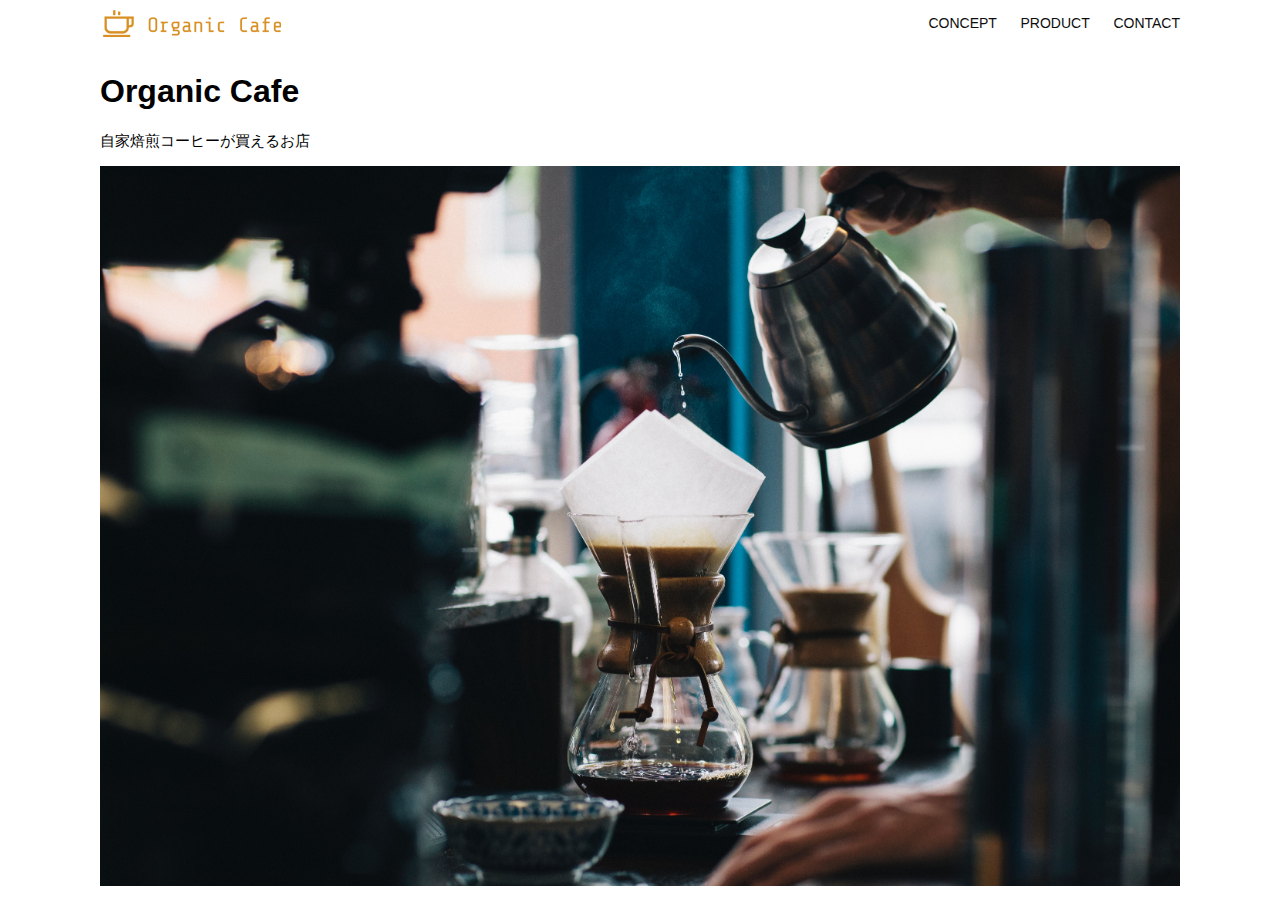
<file: html-css-kadai_013/index.html>
<!DOCTYPE html>
<html>
  <head>
    <title>Organic Cafe</title>
    <meta charset="UTF-8" />
    <meta
      name="description"
      content="自家焙煎のコーヒーがお家で楽しめるOrganic Cafe"
    />
    <meta name="viewport" content="width=device-width, initial-scale=1.0" />
    <link rel="stylesheet" href="style.css" />
  </head>
  <body>
    <!-- ヘッダー -->
    <header>
      <!-- ロゴ -->
      <a href="index.html" id="logo"
        ><img src="images/logo.png" alt="トップページに戻る"
      /></a>

      <!-- PC用ナビゲーション -->
      <nav id="nav-pc">
        <a href="index.html#concept">CONCEPT</a>
        <a href="index.html#product">PRODUCT</a>
        <a href="index.html#contact">CONTACT</a>
      </nav>
      <img id="menu-sp" src="images/button-menu.png" alt="ナビゲーションを開く" onclick="document.getElementById('nav-sp').style.display = 'block'">
      <nav id="nav-sp">
        <img id="close" src="images/button-close.png" alt="ナビゲーションを閉じる" onclick=" document.getElementById('nav-sp').style.display = 'none'">
        <a id="logo-sp" href="index.html" onclick="document.getElementById('nav-sp').style.display = 'none'">
          <img src="images/logo-sp.png" alt="トップページに戻る">
        </a>
        <a class="menu" href="index.html#concept"  onclick="document.getElementById('nav-sp').style.display = 'none'">CONCEPT</a>
        <a class="menu" href="index.html#product" onclick="document.getElementById('nav-sp').style.display = 'none'">PRODUCT</a>
        <a class="menu" href="index.html#product" onclick="document.getElementById('nav-sp').style.display = 'none'">CONTACT</a>
        

    </header>
    <main>
      <article>
        <!-- メインビジュアル -->
        <section id="main-visual">
          <div id="main-message">
            <h1>Organic Cafe</h1>
            <p>自家焙煎コーヒーが買えるお店</p>
          </div>
          <img
            src="images/main-image.jpg"
            alt="コーヒーをハンドドリップで淹れる画像"
          />
        </section>
      </article>
    </main>
  </body>
</html>
</file>
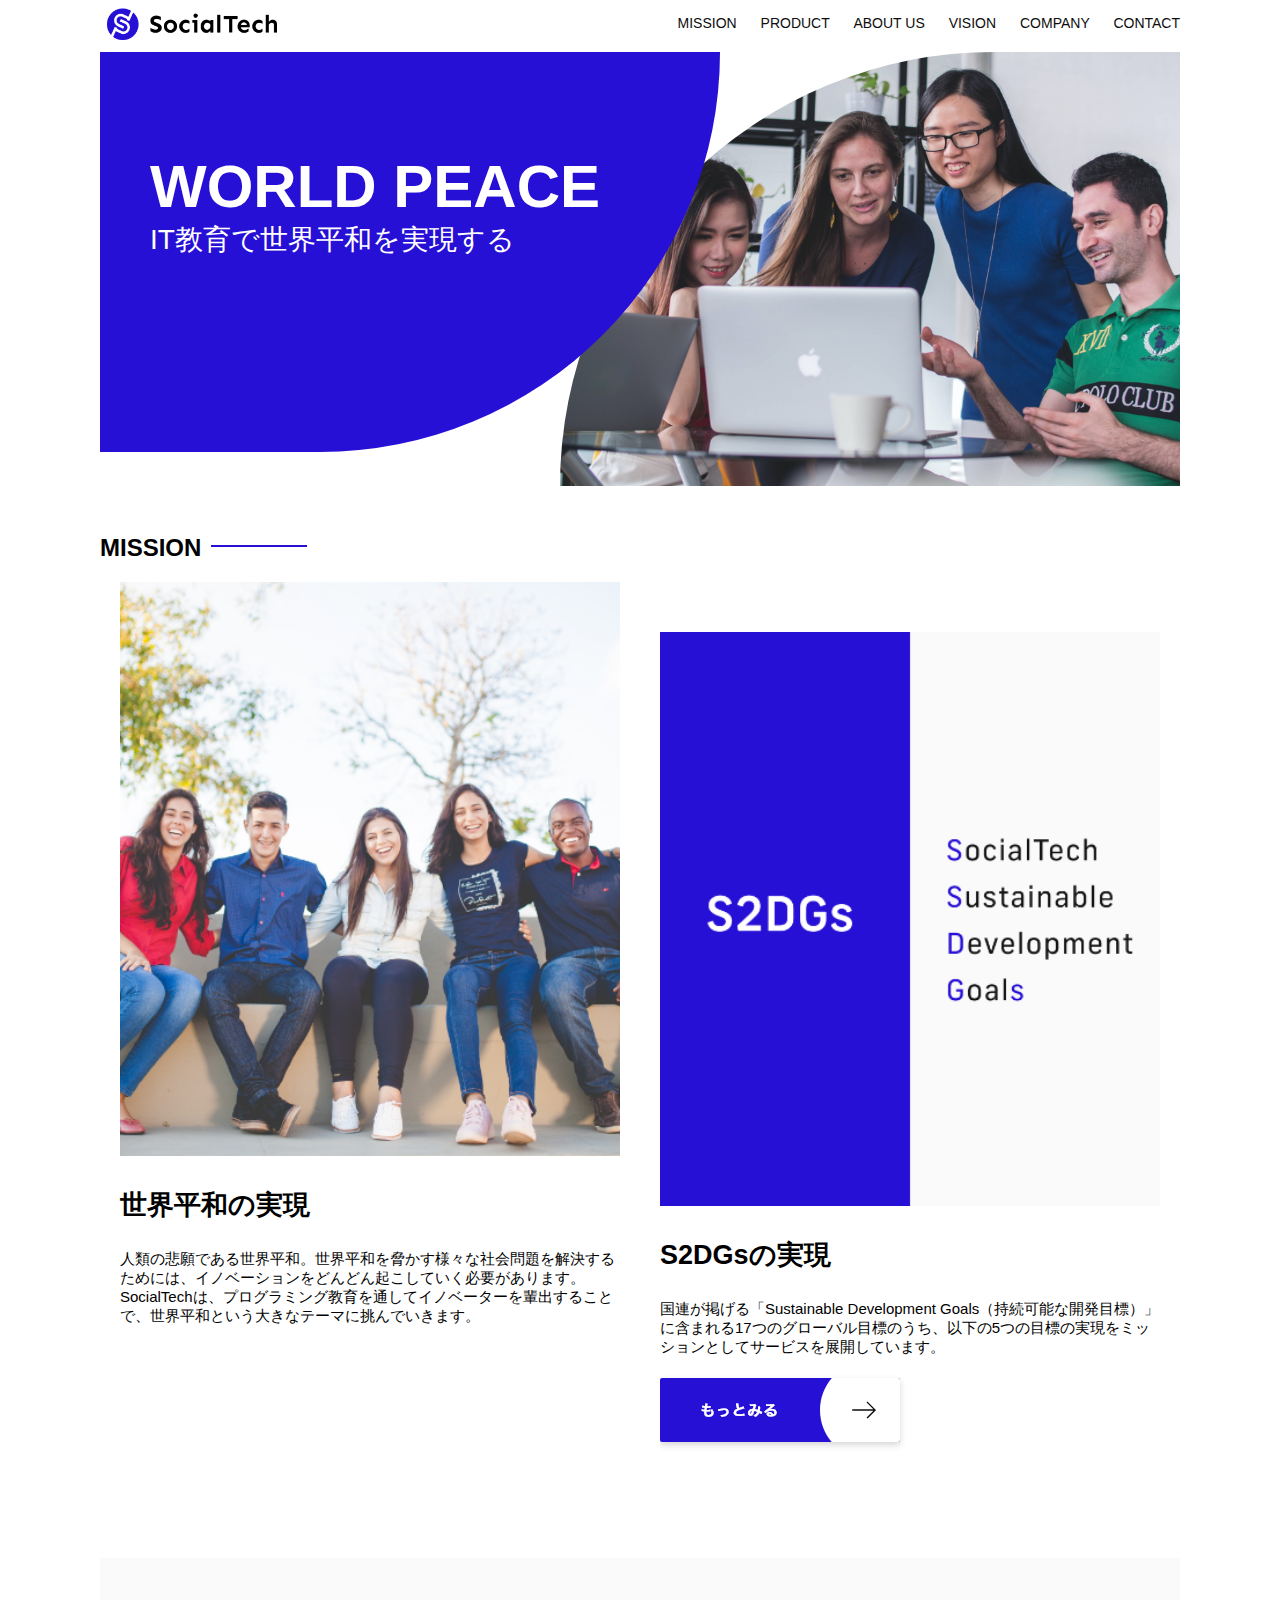
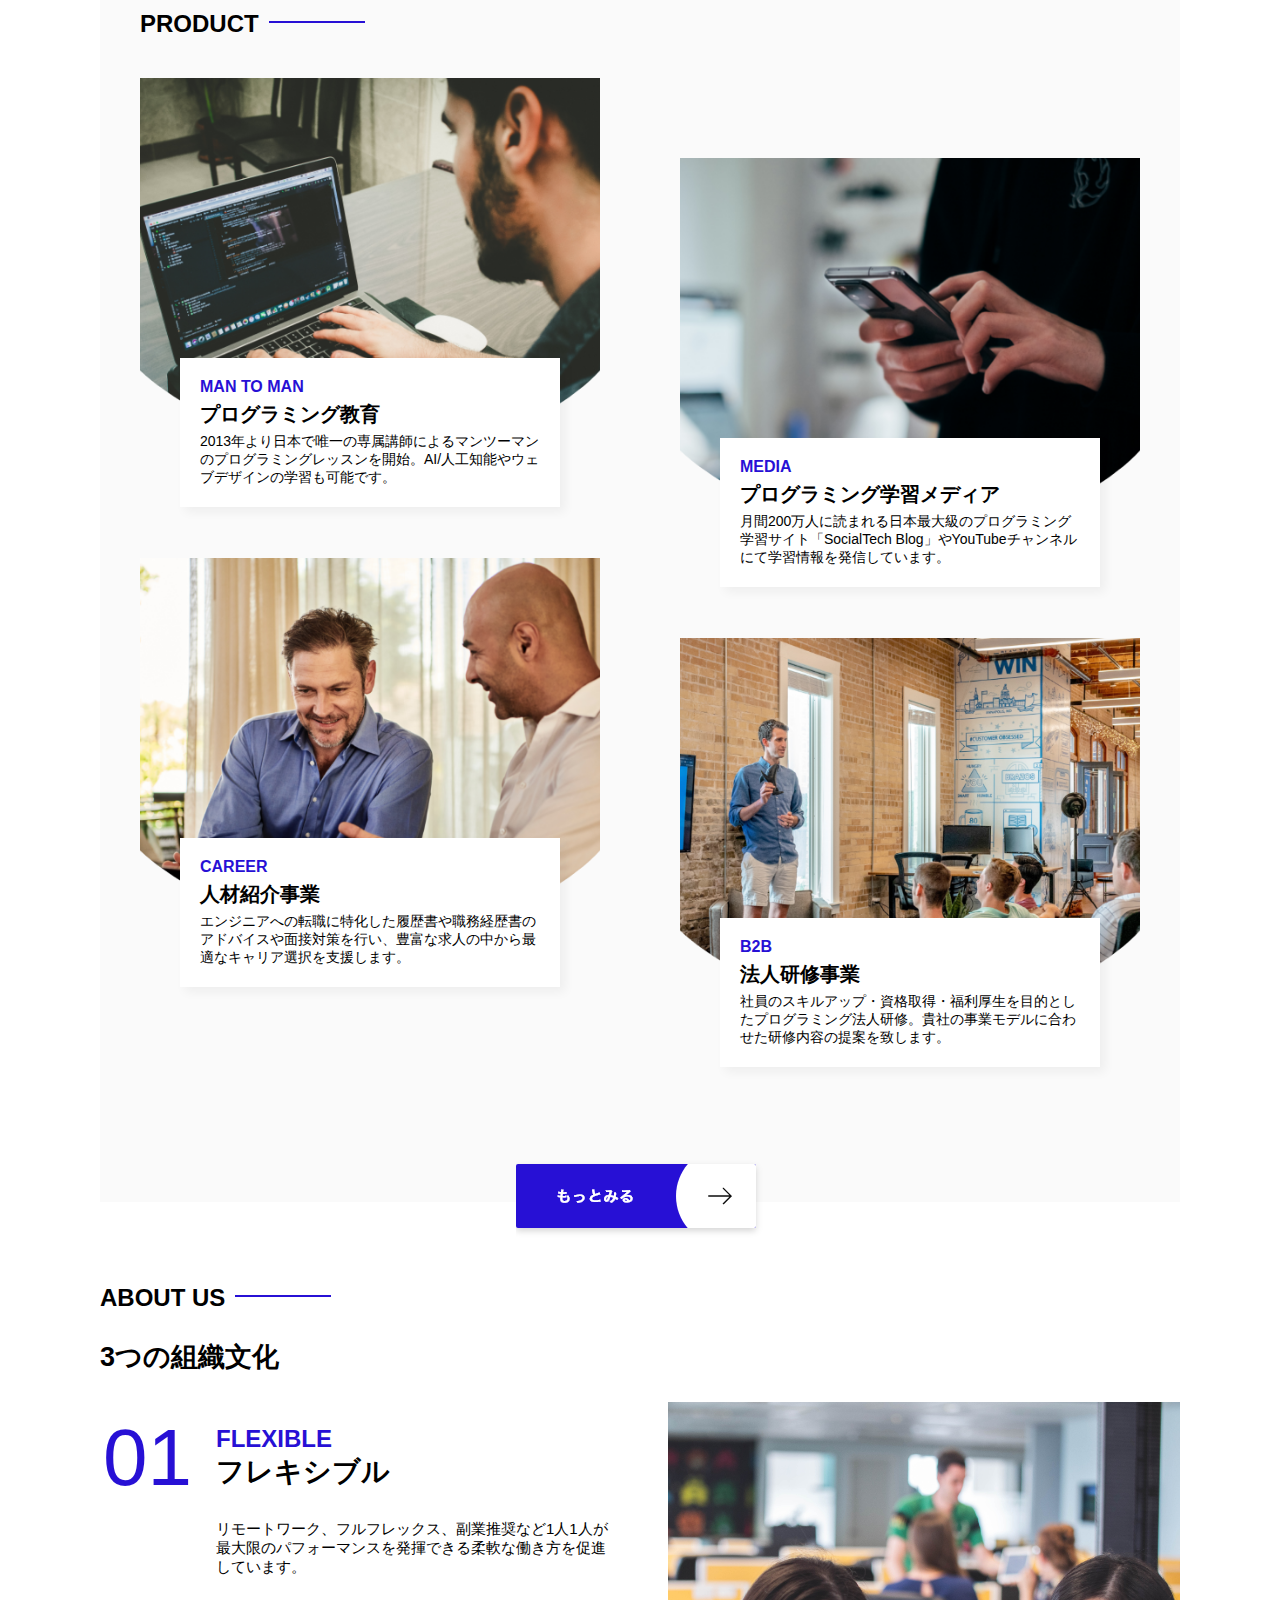
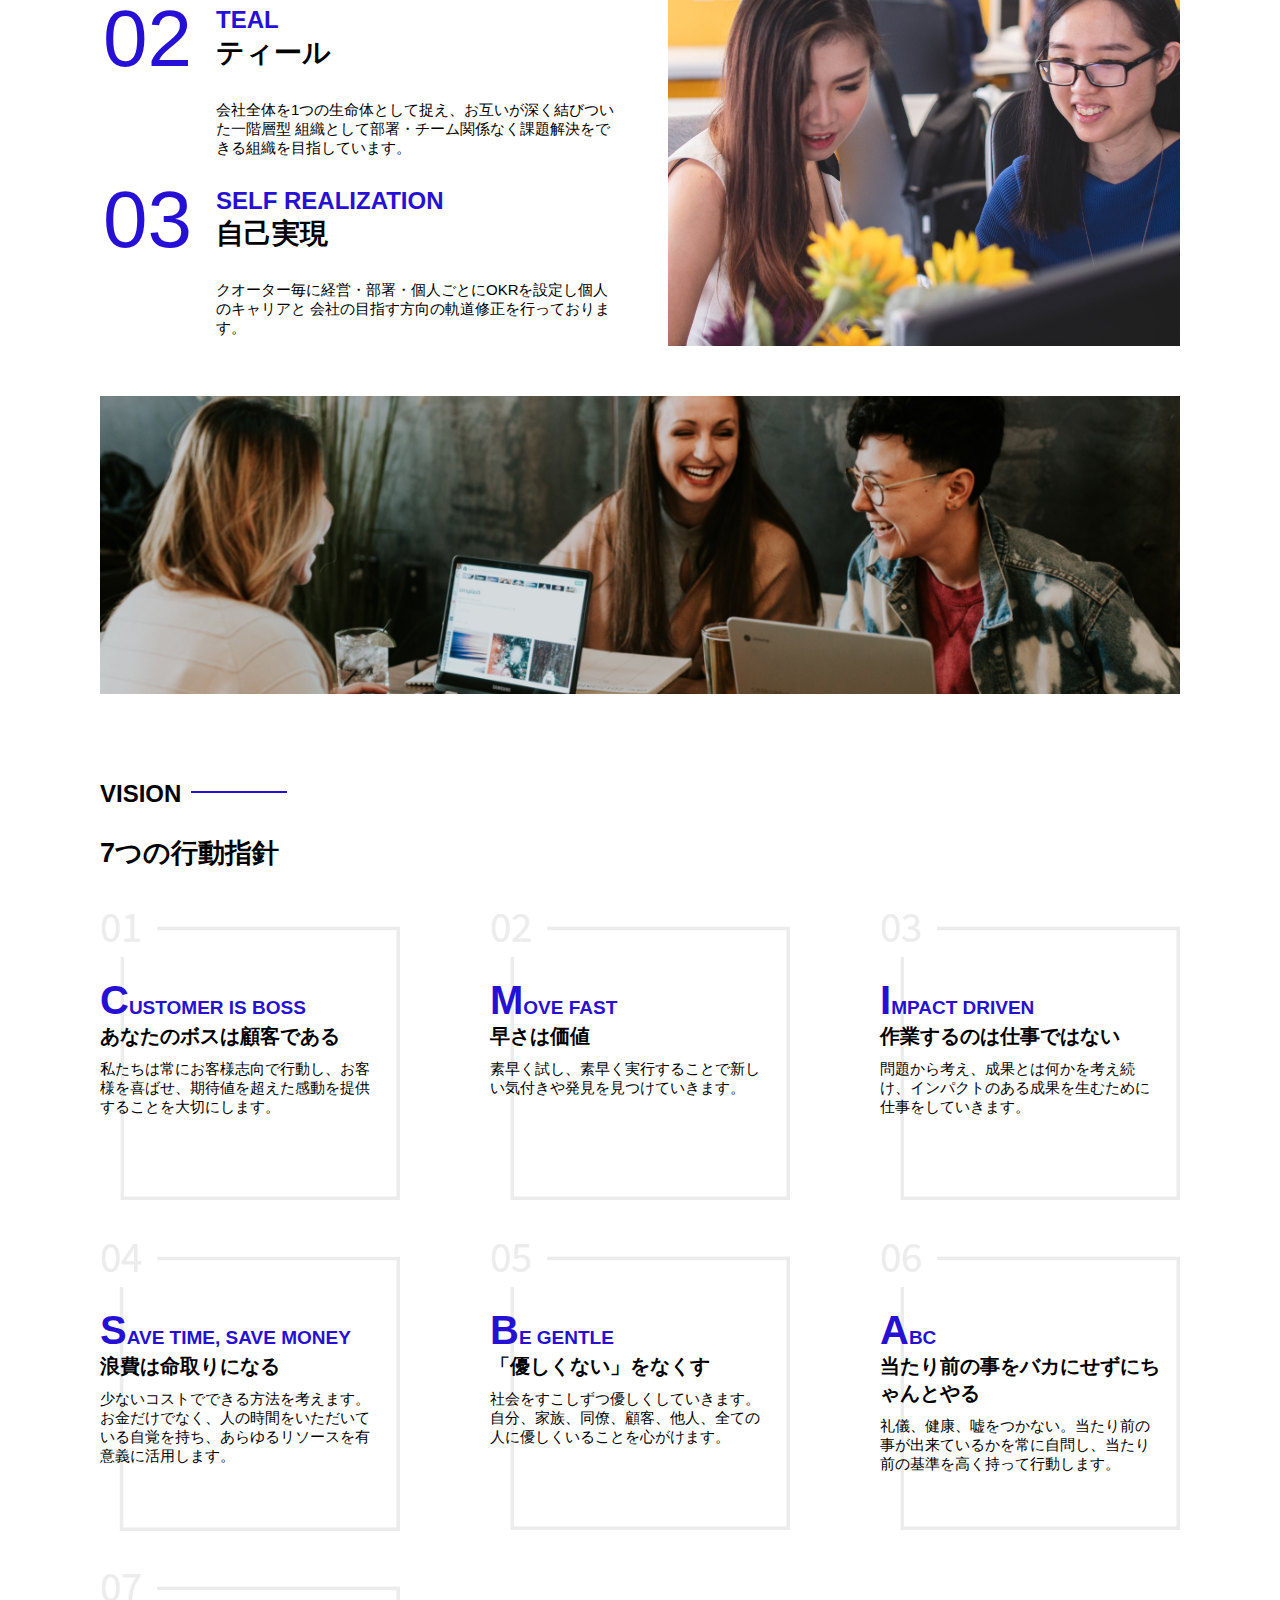
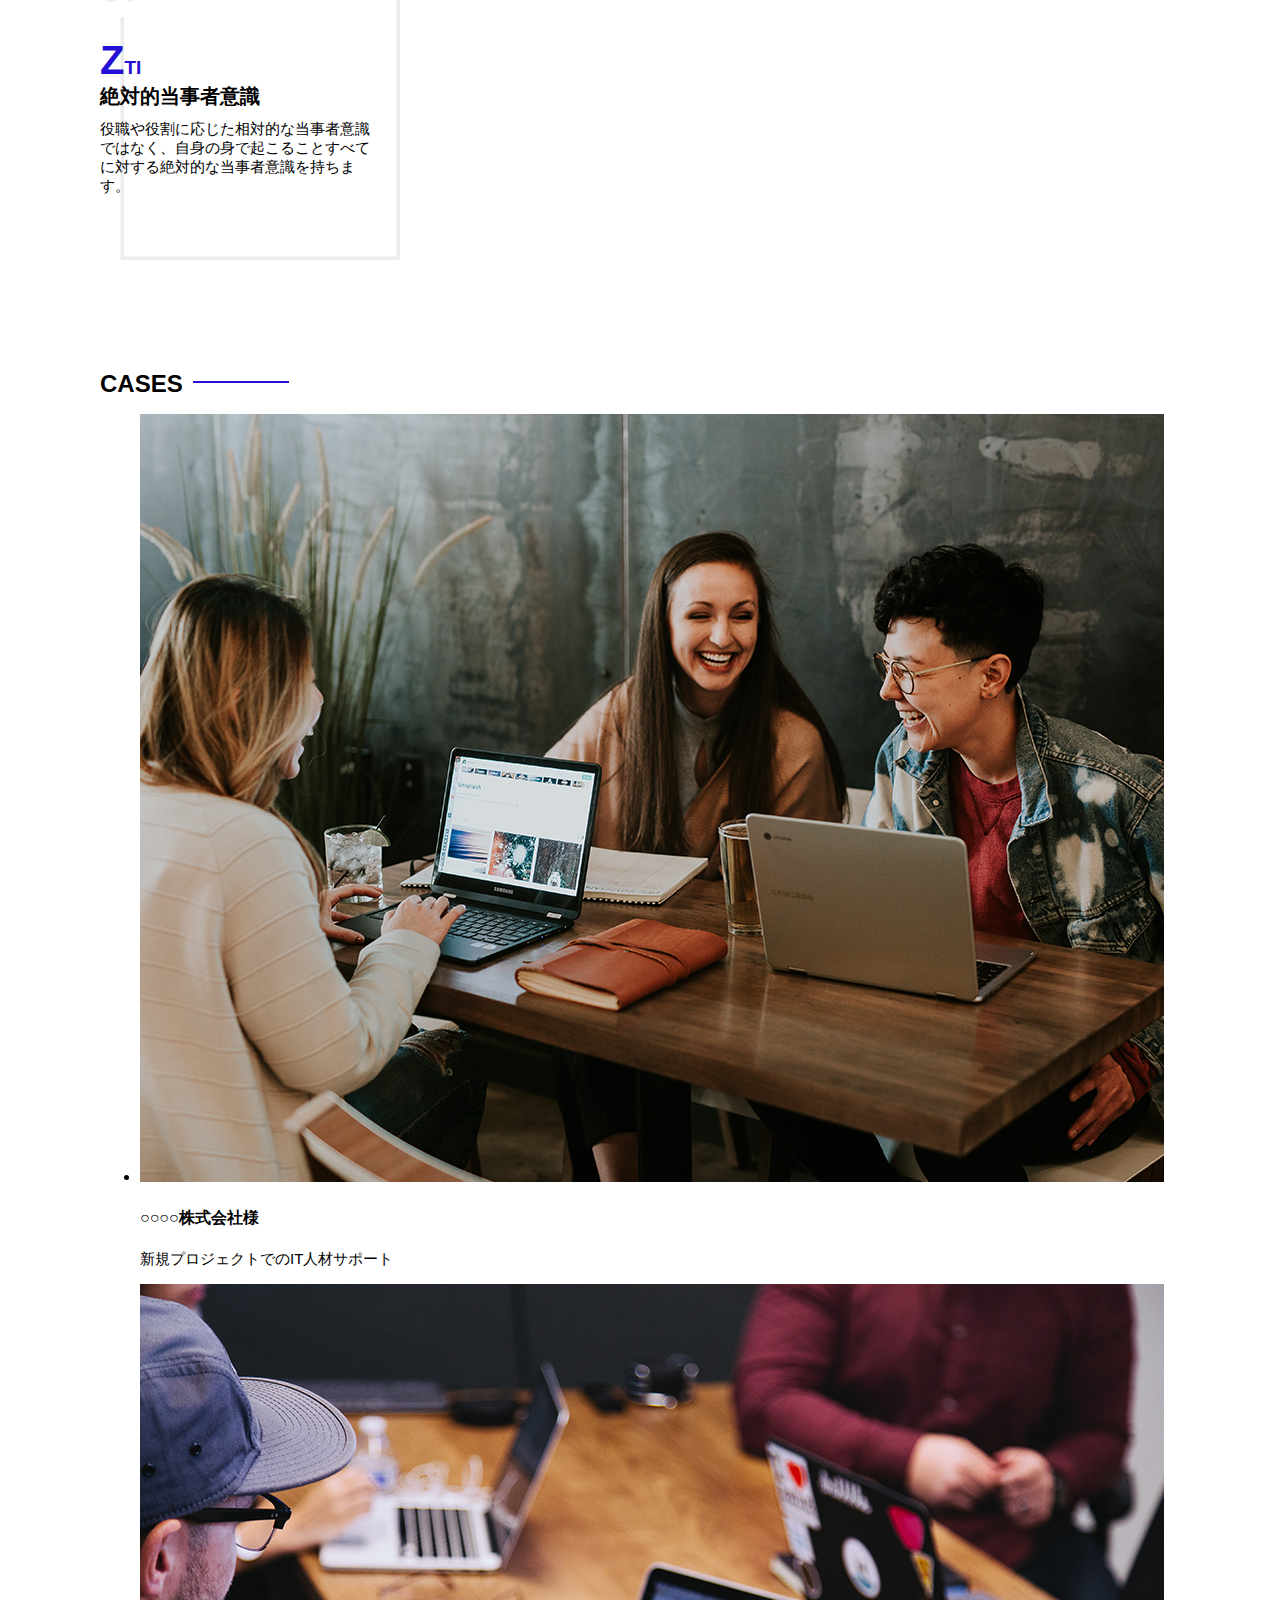
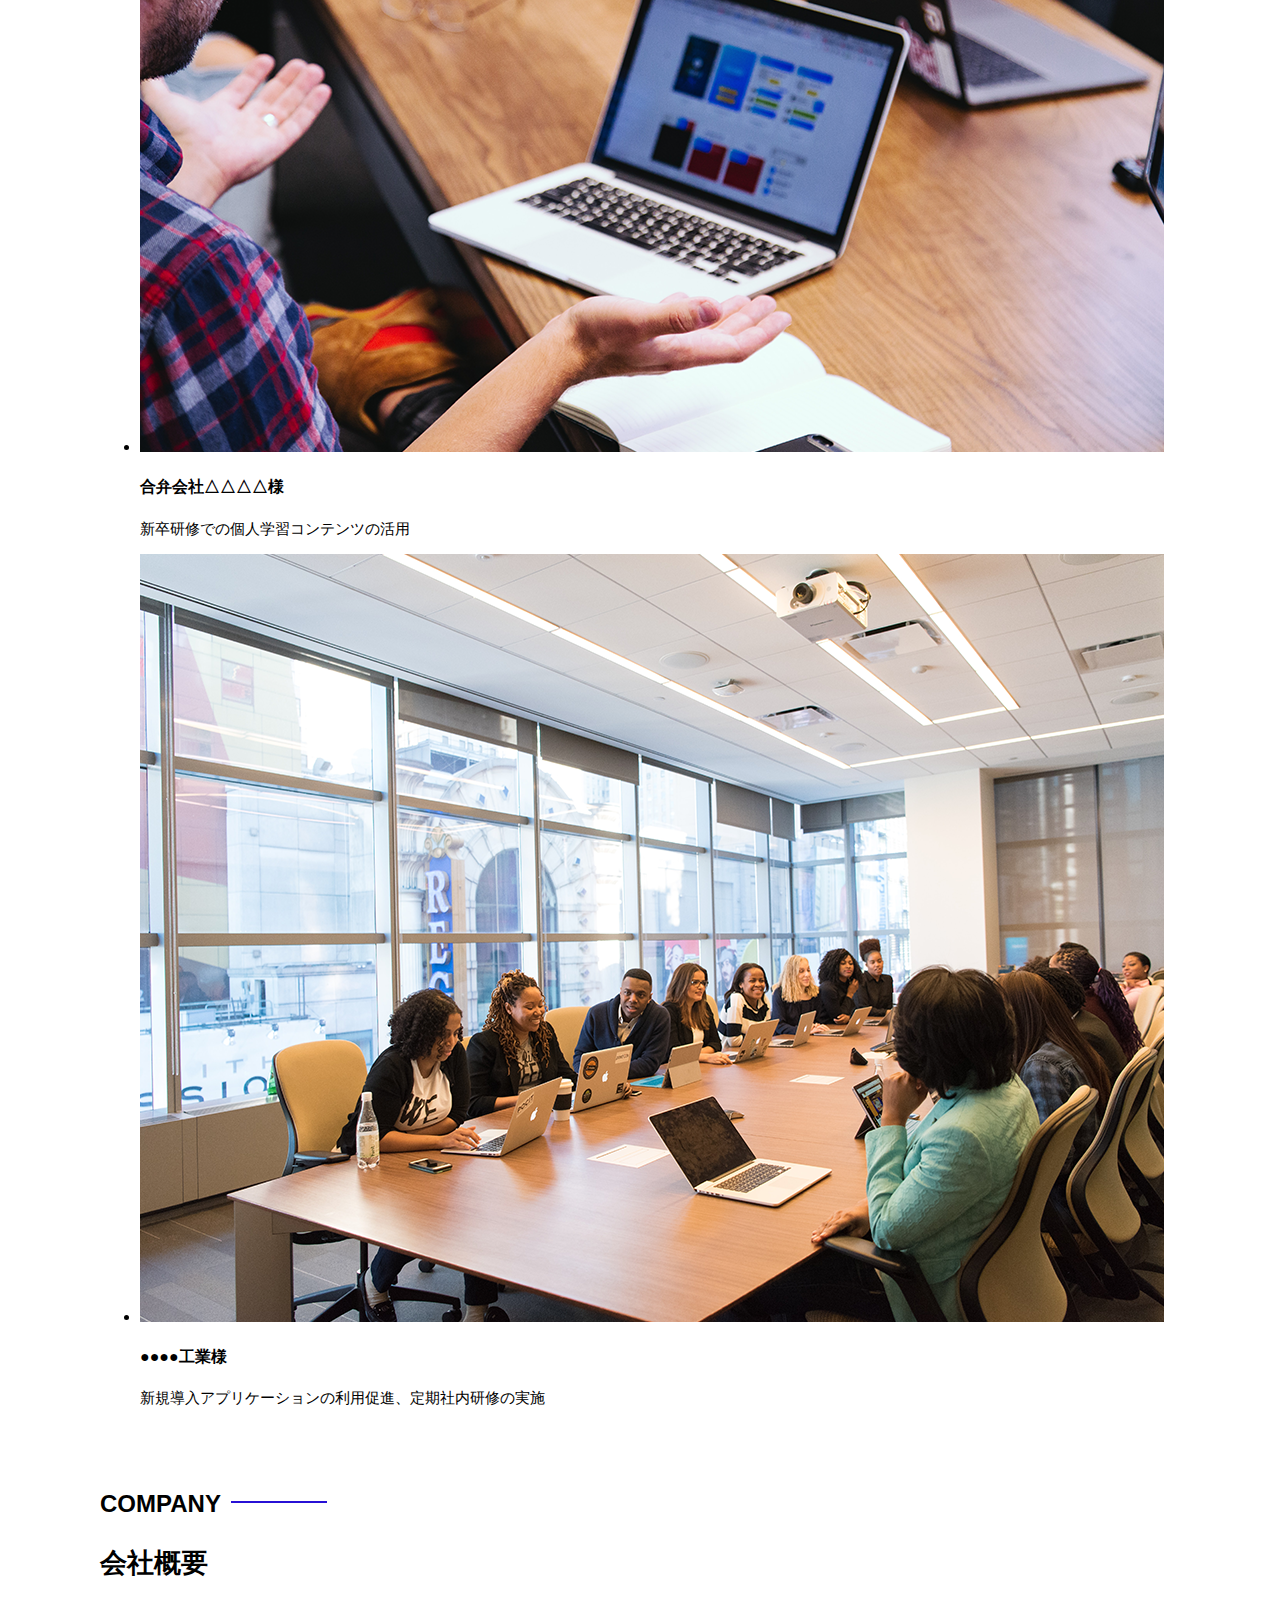
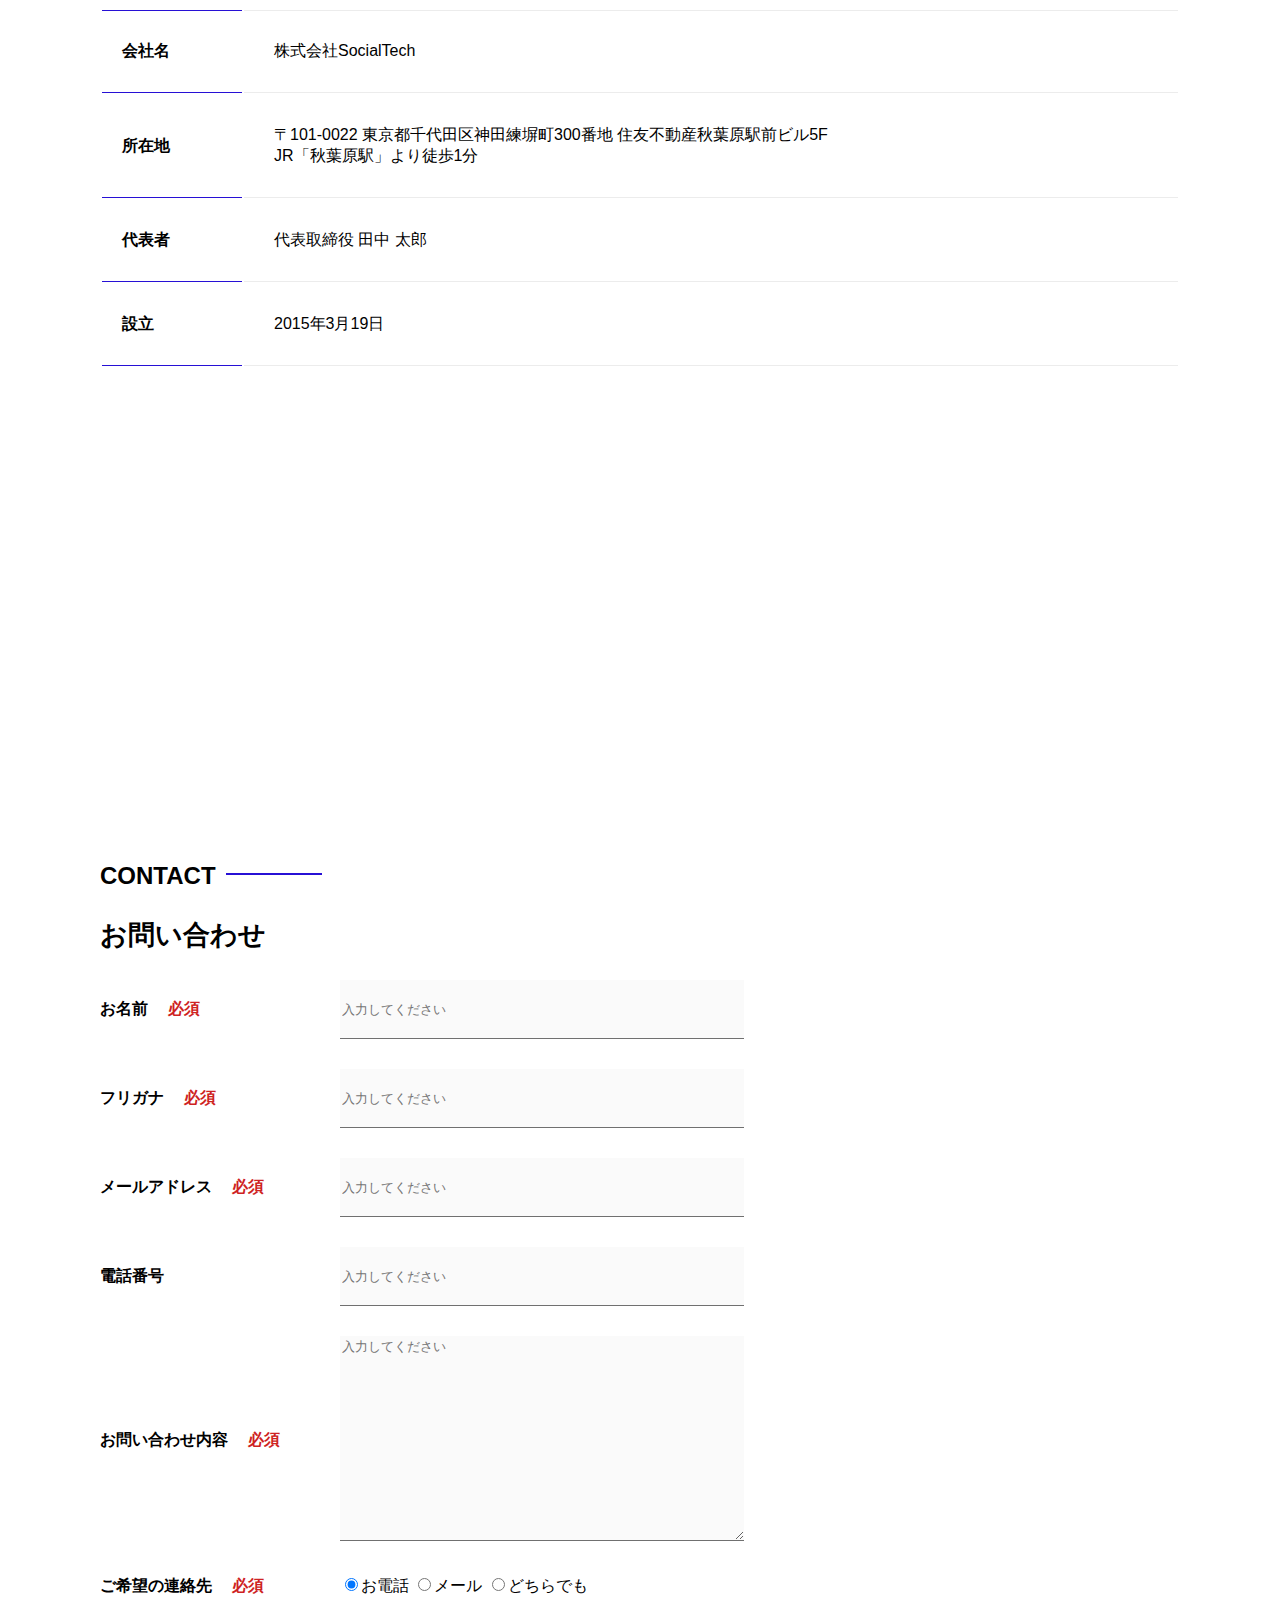
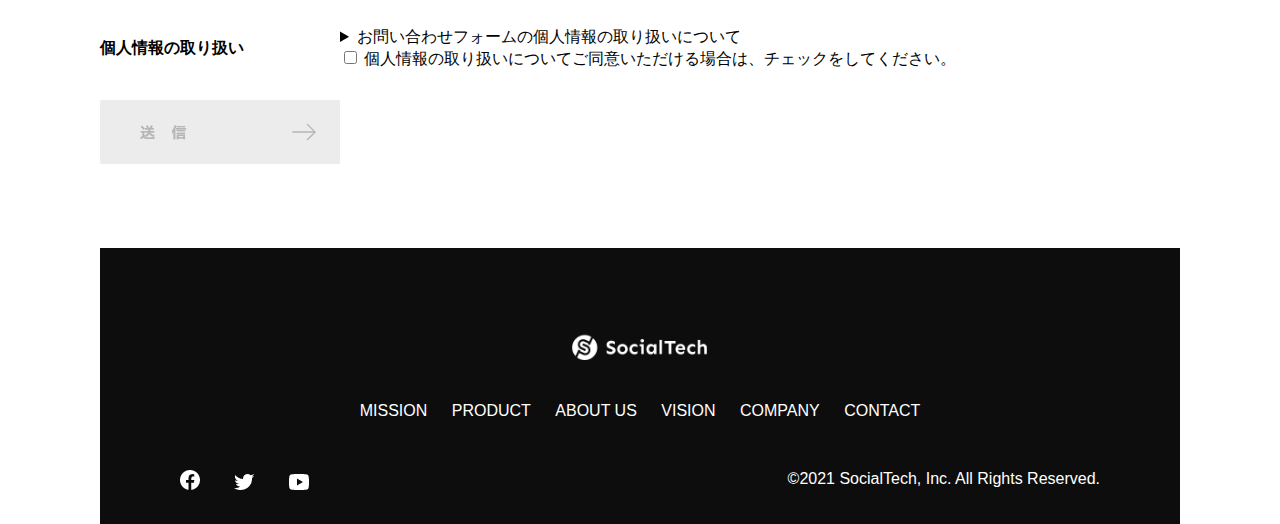
<file: kadai_tutorial_output/index.html>
<!DOCTYPE html>
<html>
<head>
  <title>SocialTech</title>
  <meta charset="UTF-8">
  <meta name="description" content="SocialTechはEdTech業界のリーディングカンパニーを目指します。">
  <meta name="viewport" content="width=device-width, initial-scale=1.0">
   <link rel="stylesheet" href="style.css">
</head>
<body>
  <!-- ヘッダー -->
   <header>
  <a href="index.html" id="logo"><img src="images/logo.png" alt="トップページに戻る"></a>
  <!-- PC用ナビゲーション -->
  <nav id="nav-pc">
    <a href="mission.html">MISSION</a>
    <a href="product.html">PRODUCT</a>
    <a href="index.html#aboutus">ABOUT US</a>
    <a href="index.html#vision">VISION</a>
    <a href="index.html#company">COMPANY</a>
    <a href="index.html#contact">CONTACT</a>
  </nav>
   <!-- スマホ用メニューボタン -->
   <img id="menu-sp" src="images/button-menu.png" alt="ナビゲーションを開く" onclick="document.getElementById('nav-sp').style.display = 'block'">
    <!-- スマホ用ナビゲーション -->
    <nav id="nav-sp">
      <img id="close" src="images/button-close.png" alt="ナビゲーションを閉じる" onclick="document.getElementById('nav-sp').style.display = 'none'">
      <a id="logo-sp" href="index.html" onclick="document.getElementById('nav-sp').style.display = 'none'"><img
          src="images/logo-sp.png" alt="トップページに戻る"></a>
          <a class="menu" href="mission.html" onclick="document.getElementById('nav-sp').style.display = 'none'">MISSION</a>
       <a class="menu" href="product.html" onclick="document.getElementById('nav-sp').style.display = 'none'">PRODUCT</a>
       <a class="menu" href="index.html#aboutus" onclick="document.getElementById('nav-sp').style.display = 'none'">ABOUT
         US</a>
       <a class="menu" href="index.html#vision"
         onclick="document.getElementById('nav-sp').style.display = 'none'">VISION</a>
       <a class="menu" href="index.html#company"
         onclick="document.getElementById('nav-sp').style.display = 'none'">COMPANY</a>
       <a class="menu" href="index.html#contact"
         onclick="document.getElementById('nav-sp').style.display = 'none'">CONTACT</a>
       <div id="sns">
         <a href="https://www.facebook.com/sejuku2013"><img src="images/button-facebook.png" alt="Facebookのリンク"></a>
         <a href="https://twitter.com/samuraijuku"><img src="images/button-twitter.png" alt="Twitterのリンク"></a>
         <a href="https://www.youtube.com/channel/UCCFOQO5aDK0xXam4cUQXT8g"><img src="images/button-youtube.png" alt="YouTubeのリンク"></a>
       </div>
     </nav> 
   </header>
   <main>
    <article>
      <!-- メインビジュアル -->
      <section id="main-visual">
        <div id="main-message">
          <h1>WORLD PEACE</h1>
          <p>IT教育で世界平和を実現する</p>
      </div>
      <img src="images/index/index-main.png" alt="PCの周りに集まる多国籍の仲間たち">
      </section>
      <!--ミッション-->
      <section id="mission">
        <h2 class="index-h2">MISSION</h2>
        <div id="mission-flex">
          <div>
            <img id="mission-photo" src="images/index/index-mission.png" alt="屋外のベンチで写真を撮影する多国籍の仲間たち">
             <h3>世界平和の実現</h3>
             <p>
               人類の悲願である世界平和。世界平和を脅かす様々な社会問題を解決するためには、イノベーションをどんどん起こしていく必要があります。SocialTechは、プログラミング教育を通してイノベーターを輩出することで、世界平和という大きなテーマに挑んでいきます。
             </p>
          </div>

          <div>
            <img id="s2dgs" src="images/index/s2dgs.png" alt="S2DGs">
             <h3>S2DGsの実現</h3>
             <p>国連が掲げる「Sustainable Development Goals（持続可能な開発目標）」に含まれる17つのグローバル目標のうち、以下の5つの目標の実現をミッションとしてサービスを展開しています。</p>
             <a href="mission.html">
               <img src="images/button-more.png" alt="もっとみる">
             </a>
          </div>
        </div>
      </section>
      <!-- プロダクト -->
      <section id="product">
        <h2 class="index-h2">PRODUCT</h2>
        <div>
          <div id="product-left">
            <div>
              <img class="product-photo" src="images/index/index-mantoman.png" alt="PCでコードを書く男性">
              <div class="product-explain">
                <span>MAN TO MAN</span>
                <h3>プログラミング教育</h3>
                <p>2013年より日本で唯一の専属講師によるマンツーマンのプログラミングレッスンを開始。AI/人工知能やウェブデザインの学習も可能です。</p>
              </div>
            </div>
            <div>
              <img class="product-photo" src="images/index/index-career.png" alt="笑顔で話し合う2人の男性">
              <div class="product-explain">
                <span>CAREER</span>
                <h3>人材紹介事業</h3>
                <p>エンジニアへの転職に特化した履歴書や職務経歴書のアドバイスや面接対策を行い、豊富な求人の中から最適なキャリア選択を支援します。</p>
              </div>
            </div>
          </div>
          <div id="product-right">
            <div>
              <img class="product-photo" src="images/index/index-media.png" alt="スマートフォンを操作する人">
              <div class="product-explain">
                <span>MEDIA</span>
                <h3>プログラミング学習メディア</h3>
                <p>月間200万人に読まれる日本最大級のプログラミング学習サイト「SocialTech Blog」やYouTubeチャンネルにて学習情報を発信しています。</p>
              </div>
            </div>
            <div>
              <img class="product-photo" src="images/index/index-b2b.png" alt="講演中の男性とそれを聴く人々">
              <div class="product-explain">
                <span>B2B</span>
                <h3>法人研修事業</h3>
                <p>社員のスキルアップ・資格取得・福利厚生を目的としたプログラミング法人研修。貴社の事業モデルに合わせた研修内容の提案を致します。</p>
              </div>
            </div>
          </div>
        </div>
        <div>
          <a id="product-more" href="product.html">
            <img src="images/button-more.png" alt="もっとみる">
          </a>
        </div>
     </section>
     <!--ABOUT US-->
     <section id="aboutus">
      <h2 class="index-h2">ABOUT US</h2>
      <h3>3つの組織文化</h3>
      <div>
        <table class="culture-table">
          <tr>
            <td>
              <span class="culture-num">01</span>
            </td>
            <td>
              <span class="culture-en">FLEXIBLE</span>
              <span class="culture-jp">フレキシブル</span>
            </td>
          </tr>
          <tr>
            <td>
              <!--空のセル-->
            </td>
            <td>
              <p class="culture-description">
                リモートワーク、フルフレックス、副業推奨など1人1人が最大限のパフォーマンスを発揮できる柔軟な働き方を促進しています。
              </p>
            </td>
          </tr>
          <tr>
            <td>
              <span class="culture-num">02</span>
            </td>
            <td>
              <span class="culture-en">TEAL</span>
              <span class="culture-jp">ティール</span>
            </td>
          </tr>
          <tr>
            <td>
              <!--空のセル-->
            </td>
            <td>
              <p class="culture-description">
                会社全体を1つの生命体として捉え、お互いが深く結びついた一階層型
                組織として部署・チーム関係なく課題解決をできる組織を目指しています。
              </p>
            </td>
          </tr>
          <tr>
            <td>
              <span class="culture-num">03</span>
            </td>
            <td>
              <span class="culture-en">SELF REALIZATION</span>
              <span class="culture-jp">自己実現</span>
            </td>
          </tr>
          <tr>
            <td>
              <!--空のセル-->
            </td>
            <td>
              <p class="culture-description">
                クオーター毎に経営・部署・個人ごとにOKRを設定し個人のキャリアと
                会社の目指す方向の軌道修正を行っております。
              </p>
            </td>
          </tr>
        </table>
        <img class="culture-img" src="images/index/index-aboutus1.png" alt="笑顔で話し合う2人の女性">
      </div>
      <img class="culture-img2" src="images/index/index-aboutus2.png" alt="笑顔で話し合う3人の男女">
    </section>
     <!-- VISION -->
     <section id="vision">
      <h2 class="index-h2">VISION</h2>
      <h3>7つの行動指針</h3>
      <div>
        <div class="vision-box">
          <img src="images/index/vision-01.png" alt="01">
          <span>
            <h4>CUSTOMER IS BOSS</h4>
            <h5>あなたのボスは顧客である</h5>
            <p>私たちは常にお客様志向で行動し、お客様を喜ばせ、期待値を超えた感動を提供することを大切にします。</p>
          </span>
        </div>
        <div class="vision-box">
          <img src="images/index/vision-02.png" alt="02">
          <span>
            <h4>MOVE FAST</h4>
            <h5>早さは価値</h5>
            <p>素早く試し、素早く実行することで新しい気付きや発見を見つけていきます。</p>
          </span>
        </div>
        <div class="vision-box">
          <img src="images/index/vision-03.png" alt="03">
          <span>
            <h4>IMPACT DRIVEN</h4>
            <h5>作業するのは仕事ではない</h5>
            <p>問題から考え、成果とは何かを考え続け、インパクトのある成果を生むために仕事をしていきます。</p>
          </span>
        </div>
        <div class="vision-box">
          <img src="images/index/vision-04.png" alt="04">
          <span>
            <h4>SAVE TIME, SAVE MONEY</h4>
            <h5>浪費は命取りになる</h5>
            <p>少ないコストでできる方法を考えます。お金だけでなく、人の時間をいただいている自覚を持ち、あらゆるリソースを有意義に活用します。</p>
          </span>
        </div>
        <div class="vision-box">
          <img src="images/index/vision-05.png" alt="05">
          <span>
            <h4>BE GENTLE</h4>
            <h5>「優しくない」をなくす</h5>
            <p>社会をすこしずつ優しくしていきます。自分、家族、同僚、顧客、他人、全ての人に優しくいることを心がけます。</p>
          </span>
        </div>
        <div class="vision-box">
          <img src="images/index/vision-06.png" alt="06">
          <span>
            <h4>ABC</h4>
            <h5>当たり前の事をバカにせずにちゃんとやる</h5>
            <p>礼儀、健康、嘘をつかない。当たり前の事が出来ているかを常に自問し、当たり前の基準を高く持って行動します。</p>
          </span>
        </div>
        <div class="vision-box">
          <img src="images/index/vision-07.png" alt="07">
          <span>
            <h4>ZTI</h4>
            <h5>絶対的当事者意識</h5>
            <p>役職や役割に応じた相対的な当事者意識ではなく、自身の身で起こることすべてに対する絶対的な当事者意識を持ちます。</p>
          </span>
        </div>
      </div>
    </section>
    <!--cases-->
    <section id="cases">
      <h2 class="index-h2">CASES</h2>
      <ul>
        <li class="case-card">
          <img
            class="case-img"
            src="images/index/case-1.png"
            alt="仲良く語り合う3人"
          >
          <div class="case-info">
            <h4 class="case-name">○○○○株式会社様</h4>
            <p class="case-content">新規プロジェクトでのIT人材サポート</p>
          </div>
        </li>
        <li class="case-card">
          <img
            class="case-img"
            src="images/index/case-2.png"
            alt="PCでコンテンツを見る"
          >
          <div class="case-info">
            <h4 class="case-name">合弁会社△△△△様</h4>
            <p class="case-content">新卒研修での個人学習コンテンツの活用</p>
          </div>
        </li>
        <li class="case-card">
          <img
            class="case-img"
            src="images/index/case-3.png"
            alt="社内研修中の会議室"
          >
          <div class="case-info">
            <h4 class="case-name">●●●●工業様</h4>
            <p class="case-content">
              新規導入アプリケーションの利用促進、定期社内研修の実施
            </p>
          </div>
        </li>
      </ul>
  
    </section>
    <!-- COMPANY -->
    <section id="company">
      <h2 class="index-h2">COMPANY</h2>
      <h3>会社概要</h3>
      <table id="company-table">
        <tr>
          <th class="tableheader-first">会社名</th>
          <td class="cell-first">株式会社SocialTech</td>
        </tr>
        <tr>
          <th class="tableheader">所在地</th>
          <td class="cell">〒101-0022 東京都千代田区神田練塀町300番地 住友不動産秋葉原駅前ビル5F<br>JR「秋葉原駅」より徒歩1分</td>
        </tr>
        <tr>
          <th class="tableheader">代表者</th>
          <td class="cell">代表取締役 田中 太郎</td>
        </tr>
        <tr>
          <th class="tableheader">設立</th>
          <td class="cell">2015年3月19日</td>
        </tr>
      </table>
      <iframe
           src="https://www.google.com/maps/embed?pb=!1m18!1m12!1m3!1d3240.0688551336807!2d139.7720776771055!3d35.69992317258124!2m3!1f0!2f0!3f0!3m2!1i1024!2i768!4f13.1!3m3!1m2!1s0x60188fee13660e23%3A0x77137876edf742ac!2z5L2P5Y-L5LiN5YuV55Sj56eL6JGJ5Y6f6aeF5YmN44OT44Or!5e0!3m2!1sja!2sjp!4v1704858013291!5m2!1sja!2sjp"
           style="border:0;" allowfullscreen="" loading="lazy">
         </iframe>
   </section>
    <!-- お問い合わせフォーム -->
    <section id="contact">
      <h2 class="index-h2">CONTACT</h2>
      <h3>お問い合わせ</h3>
      <form>
        <div>
          <div class="contact-heading">
            <label class="contact-label">お名前<span class="contact-span">必須</span></label>
          </div>
          <div>
            <input type="text" name="name" placeholder="入力してください" class="contact-textbox">
          </div>
        </div>
        <div>
          <div class="contact-heading">
            <label class="contact-label">フリガナ<span class="contact-span">必須</span></label>
          </div>
          <div>
            <input type="text" name="hurigana" placeholder="入力してください" class="contact-textbox">
          </div>
        </div>
        <div>
          <div class="contact-heading">
            <label class="contact-label">メールアドレス<span class="contact-span">必須</span></label>
          </div>
          <div>
            <input type="text" name="email" placeholder="入力してください" class="contact-textbox">
          </div>
        </div>
        <div>
          <div class="contact-heading">
            <label class="contact-label">電話番号</label>
          </div>
          <div>
            <input type="text" name="tel" placeholder="入力してください" class="contact-textbox">
          </div>
        </div>
        <div>
          <div class="contact-heading">
            <label class="contact-label">お問い合わせ内容<span class="contact-span">必須</span></label>
          </div>
          <div>
            <textarea class="contact-textarea" placeholder="入力してください" name="message"></textarea>
          </div>
        </div>
        <div>
          <div class="contact-heading">
            <label class="contact-label">ご希望の連絡先<span class="contact-span">必須</span></label>
          </div>
          <div>
            <input class="radiobutton" type="radio" value="tel" name="contact" checked><label>お電話</label>
            <input class="radiobutton" type="radio" value="mail" name="contact"><label>メール</label>
            <input class="radiobutton" type="radio" value="both" name="contact"><label>どちらでも</label>
          </div>
        </div>
        <div>
          <div class="contact-heading">
            <label class="contact-label">個人情報の取り扱い</label>
          </div>
          <div>
            <details>
              <summary>お問い合わせフォームの個人情報の取り扱いについて</summary>
              <div>
                <span>１．組織の名称又は氏名</span><br>
                株式会社SocialTech<br><br>
                <span>２．個人情報保護管理者（若しくはその代理人）の氏名又は職名、所属及び連絡先
                  鈴木 一郎 コーポレート部</span><br>
                メールアドレス:samurai@example.com<br>
                TEL:03-1234-5678<br>
                <span>３．個人情報の利用目的</span><br>
                ・本サービス及び本サービスに関連する情報の提供又はそれらに関する連絡のため<br>
                ・ユーザーの本人確認のため<br>
                ・当社サービスのご案内のため<br>
                ・当社の商品等の広告または宣伝（電子メールによるものを含むものとします。）<br><br>
                <span>４．個人情報の取り扱い業務の委託</span><br>
                個人情報の取扱業務の全部または一部を外部に業務委託する場合があります。<br>
                その際、弊社は、個人情報を適切に保護できる管理体制を敷き実行していることを条件として<br>
                委託先を厳選したうえで、機密保持契約を委託先と締結し、お客様の個人情報を厳密に管理させます。<br><br>
                <span>５．個人情報の開示等の請求</span><br>
                お客様は、弊社に対してご自身の個人情報の開示等（利用目的の通知、開示、内容の訂正・追加・削除、利用の停止または消去、第三者への提供の停止）に関して、当社問合わせ窓口に申し出ることができます。<br>
                その際、弊社はお客様ご本人を確認させていただいたうえで、合理的な期間内に対応いたします。<br><br>
                なお、個人情報に関する弊社問合わせ先は、次の通りです。<br><br>
                株式会社SocialTech 個人情報問合せ窓口<br>
                〒101-0022 東京都千代田区神田練塀町300番地 住友不動産秋葉原駅前ビル5F<br>
                メールアドレス:samurai@example.com TEL:03-1234-5678<br><br>
                <span>６．個人情報を提供されることの任意性について</span><br><br>
                お客様がご自身の個人情報を弊社に提供されるか否かは、お客様のご判断によりますが、もしご提供されない場合には、適切なサービスが提供できない場合がありますので予めご了承ください。
              </div>
            </details>
            <input type="checkbox" name="agree">
            <span>個人情報の取り扱いについてご同意いただける場合は、チェックをしてください。</span>
          </div>
        </div>
        <input type="image" src="images/button-submit.png" alt="送信する">
      </form>
    </section>
   </article>
   <footer>
    <div id="footer-logo">
      <img src="images/logo-sp.png" alt="SocialTech">
    </div>
    <div id="footer-link">
      <a href="mission.html">MISSION</a>
      <a href="product.html">PRODUCT</a>
      <a href="index.html#aboutus">ABOUT US</a>
      <a href="index.html#vision">VISION</a>
      <a href="index.html#company">COMPANY</a>
      <a href="index.html#contact">CONTACT</a>
    </div>
    <div id="sns-footer">
      <a href="https://www.facebook.com/sejuku2013"><img src="images/button-facebook.png" alt="Facebookのリンク"></a>
      <a href="https://twitter.com/samuraijuku"><img src="images/button-twitter.png" alt="Twitterのリンク"></a>
      <a href="https://www.youtube.com/channel/UCCFOQO5aDK0xXam4cUQXT8g"><img src="images/button-youtube.png" alt="YouTubeのリンク"></a>
      <span id="copyright">&copy;2021 SocialTech, Inc. All Rights Reserved. </span>
    </div>
  </footer>
 </main>
</body>

</html>
</file>
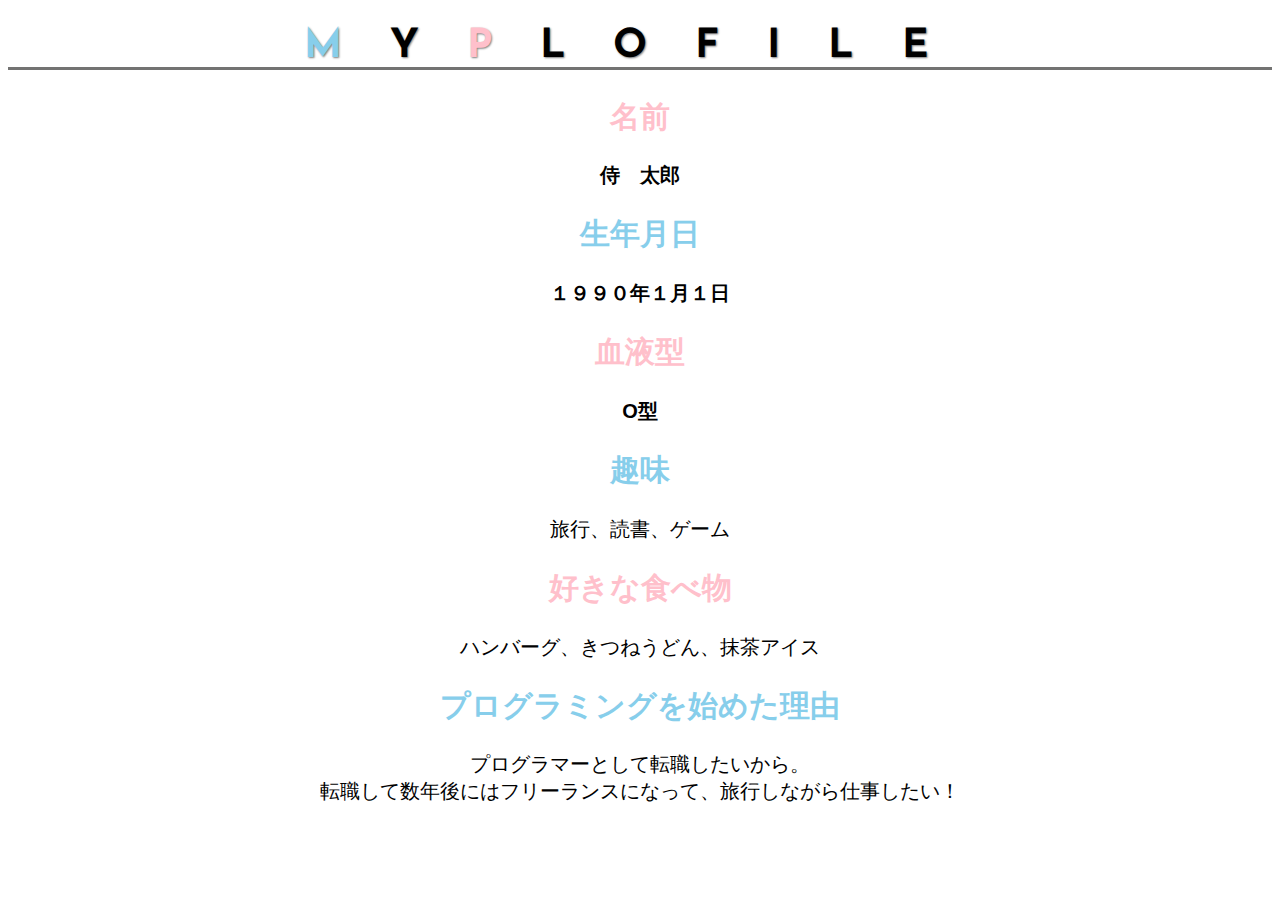
<file: kadai_014/kadai_014.html>
<!DOCTYPE html>
<html>
  <head>
    <title>１４章課題</title>
    <meta charset="description" content="１４章の課題です">
    <meta charset="utf-8">
    <link rel="stylesheet" href="style.css">
    <link rel="preconnect" href="https://fonts.googleapis.com">
   <link rel="preconnect" href="https://fonts.gstatic.com" crossorigin>
  <link href="https://fonts.googleapis.com/css2?family=Josefin+Sans:ital,wght@0,100..700;1,100..700&display=swap" rel="stylesheet">

  </head>
  <body>
    <div class="parent">
    <h1><span class="text-skyblue">M</span>Y<span class="text-pink">P</span>LOFILE</h1>

    <div id="child">
    <h2 class="pink">名前</h2>
    <p class="grandchild">侍　太郎</p>
    <h2 class="blue">生年月日</h2>
    <P class="grandchild">１９９０年１月１日</P>
    <h2 class="pink">血液型</h2>
    <p class="grandchild">O型</p>
    </div>
    <h2 class="blue">趣味</h2>
    <p>旅行、読書、ゲーム</p>
    <h2 class="pink">好きな食べ物</h2>
    <p>ハンバーグ、きつねうどん、抹茶アイス</p>
    <h2 class="blue">プログラミングを始めた理由</h2>
    <p>プログラマーとして転職したいから。
    <br>転職して数年後にはフリーランスになって、旅行しながら仕事したい！</p>

    </div>
  </body>
</html>
</file>
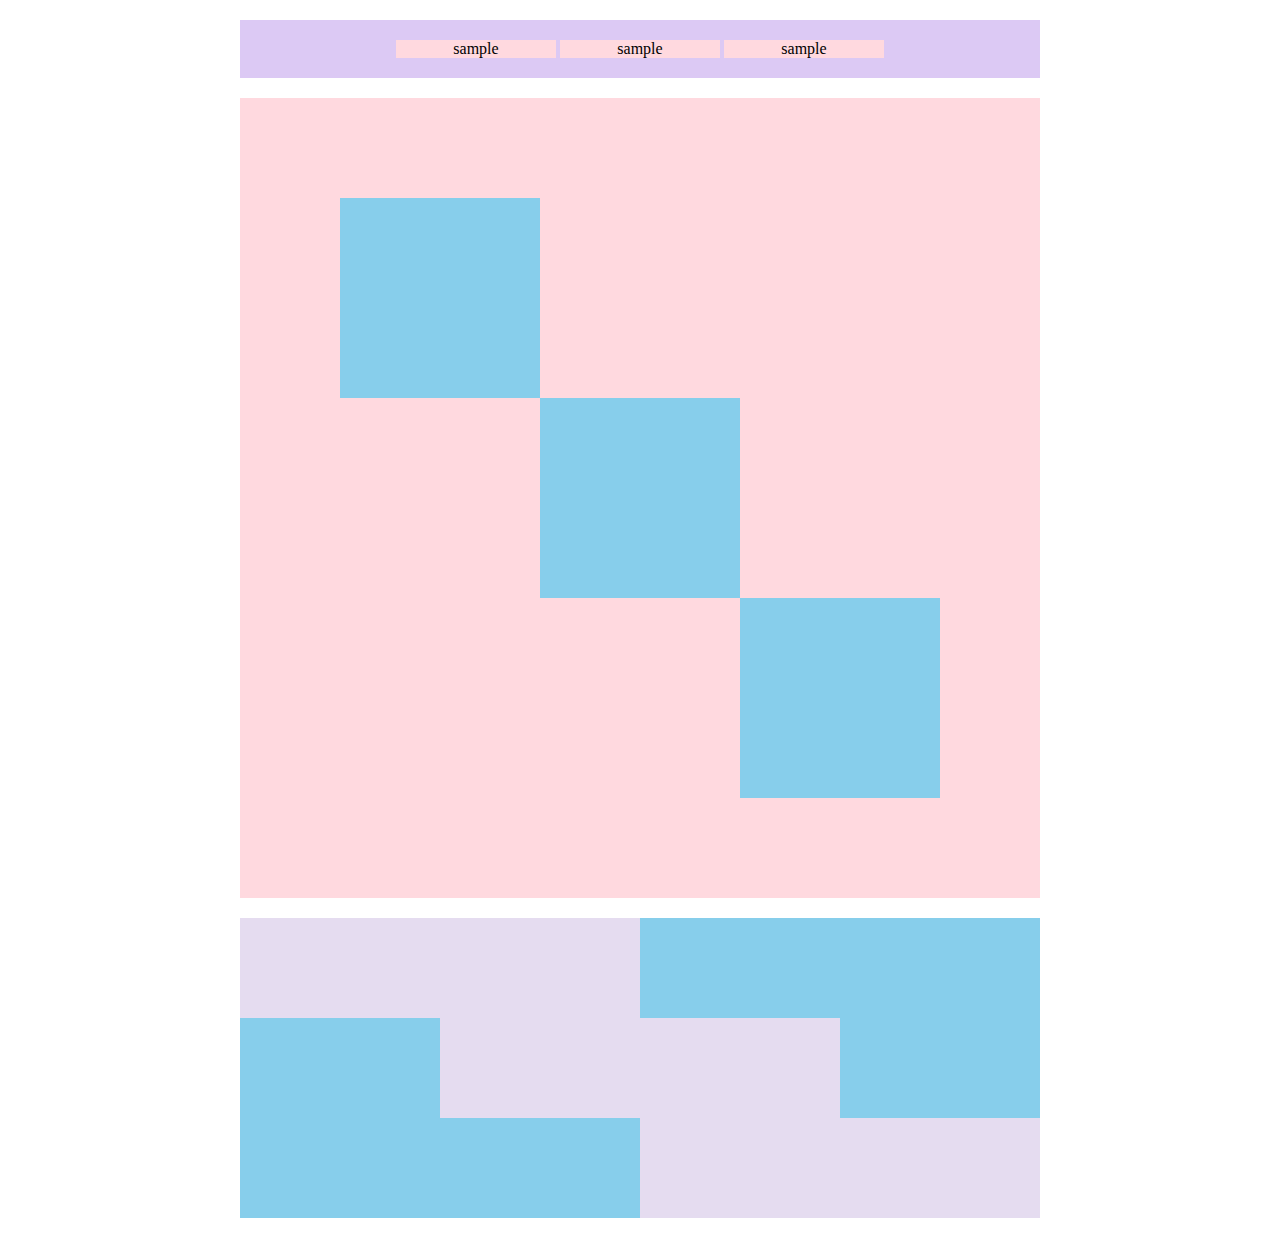
<file: kadai_018/kadai_018.html>
<!DOCTYPE html>
<html>
  <head>
    <title>１４章課題</title>
    <meta charset="description" content="１４章の課題です">
    <meta charset="utf-8">
    <link rel="stylesheet" href="style.css">
  </head>

  <body>
    <div id="top">
      <p class="top-child">sample</p>
      <p class="top-child">sample</p>
      <p class="top-child">sample</p>
    </div>
    <div id="middle">
      <div id="middle-child01"></div>
      <div id="middle-child02"></div>
      <div id="middle-child03"></div>
      </div>

    <div id="bottom">
      <div id="bottom-child01"></div>
      <div id="bottom-child02"></div>
      <div id="bottom-child03"></div>
    </div>
        


  </body>
</file>
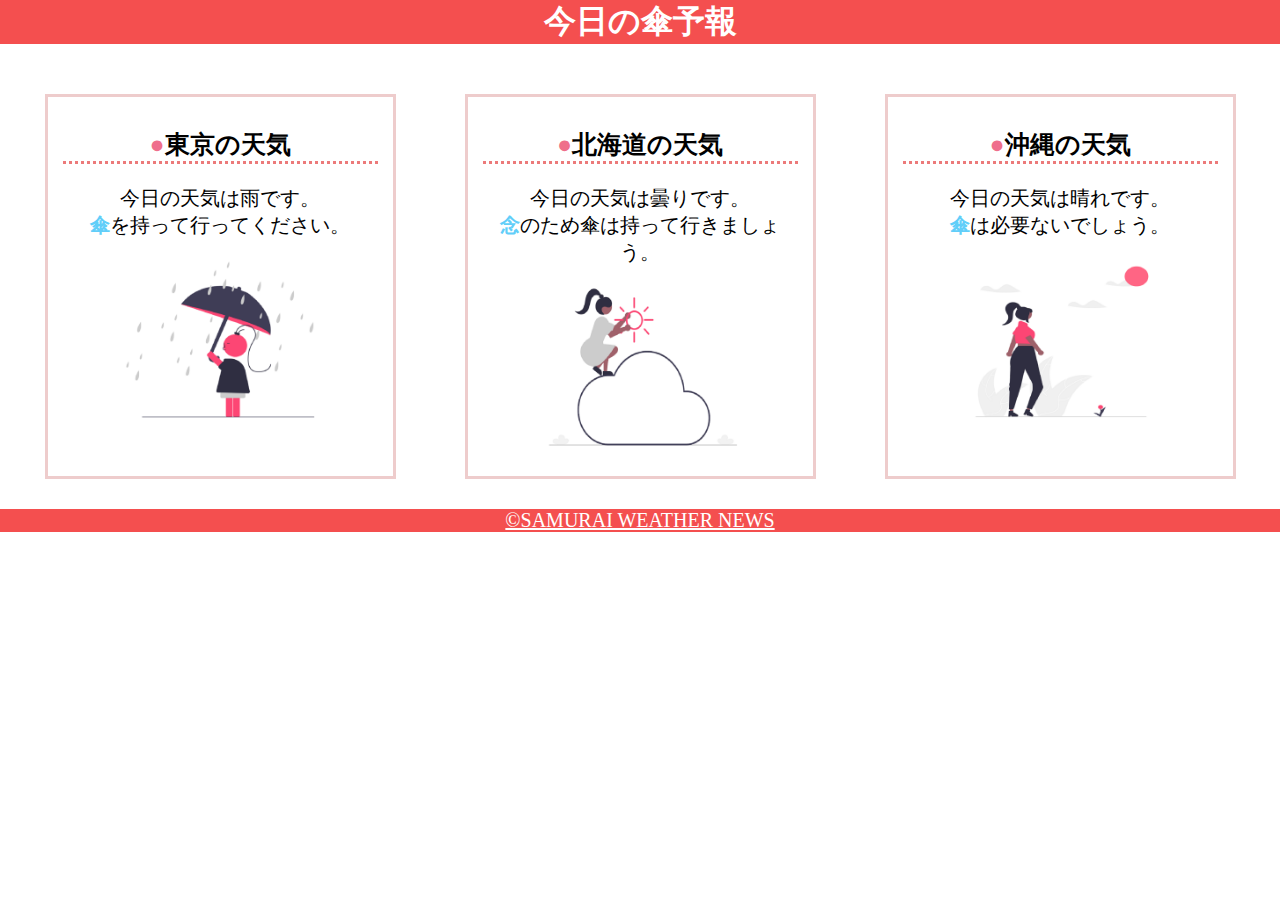
<file: kadai_022/kadai_022.html>
<!DOCTYPE html>
<html>
  <head>
    <title>22章課題</title>
    <meta charset="description" content="22章の課題です">
    <meta charset="utf-8">
    <link rel="stylesheet" href="style.css">
    <meta name="viewport" content="width=device-width, initial-scale=1.0"
  </head>
  <body>
    <header>
      <h1>今日の傘予報</h1>
    </header>
    <main>
      <div id="parent">
        <div class="contents">
          <h2>東京の天気</h2>
          <p>今日の天気は雨です。</p>
          <p>傘を持って行ってください。</p>
         <img src="images/rainy.png" alt="雨">
        </div>

        <div class="contents">
        <h2>北海道の天気</h2>
        <p>今日の天気は曇りです。</p>
        <p>念のため傘は持って行きましょう。</p>
        <img src="images/cloudy.png" alt="曇り">
        </div>

        <div class="contents">
        <h2>沖縄の天気</h2>
        <p>今日の天気は晴れです。</p>
        <p>傘は必要ないでしょう。</p>
        <img src="images/sunny.png" alt="晴れ">
        </div>
        

      </div>

    </main>
    <footer>
      <a href="https://www.sejuku.net/corp/"> &copy;SAMURAI WEATHER NEWS</a>
    </footer>
</file>
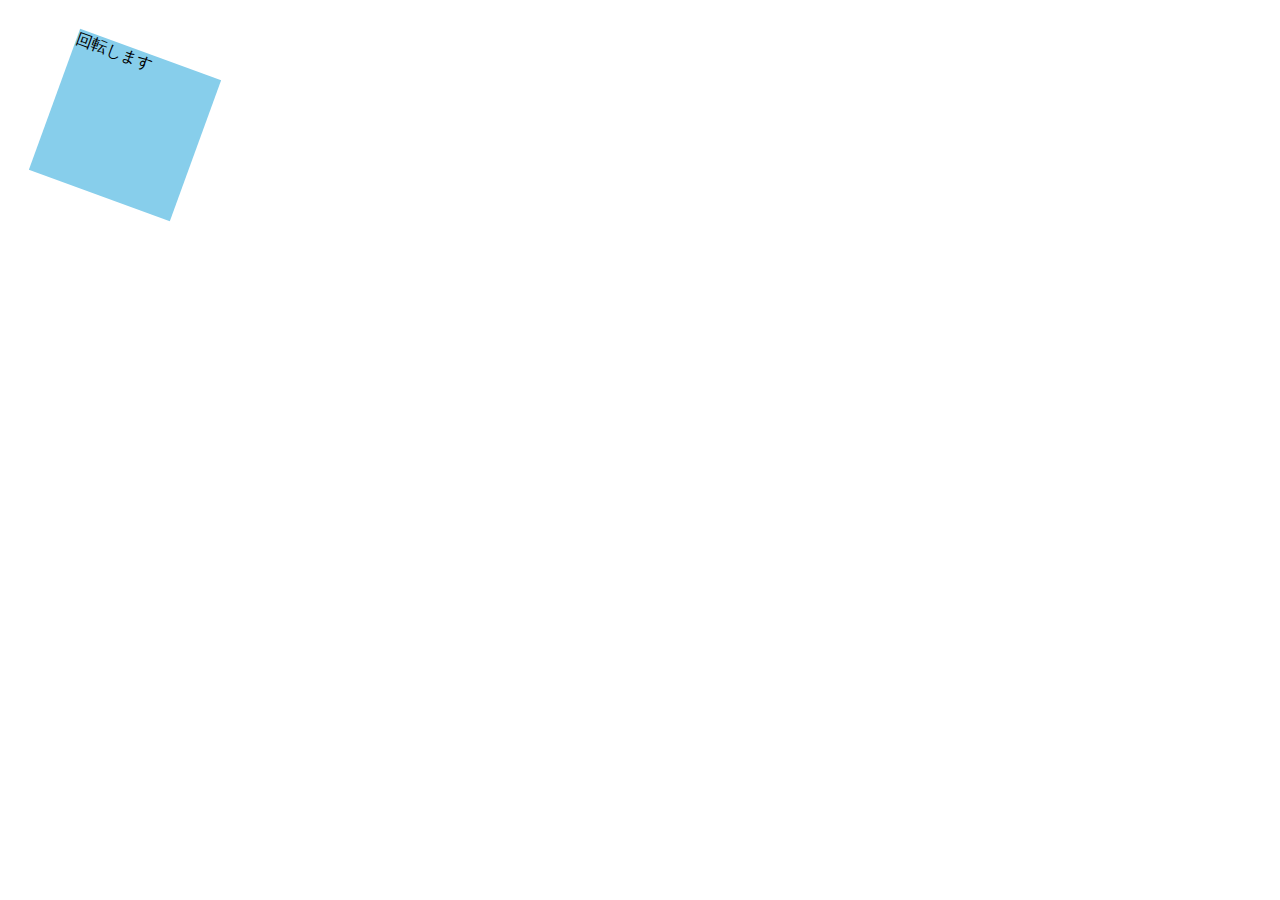
<file: kadai_mdn_css/mdn.html>
<!DOCTYPE html>
<html>

<head>
    <style>
        div {
            position: absolute;
            left: 50px;
            top: 50px;
            width: 150px;
            height: 150px;
            background-color: skyblue;
            transform: rotate(20deg);
        }
        
    </style>
</head>

<body>
    <div>
        回転します
    </div>

</body>

</html>
</file>
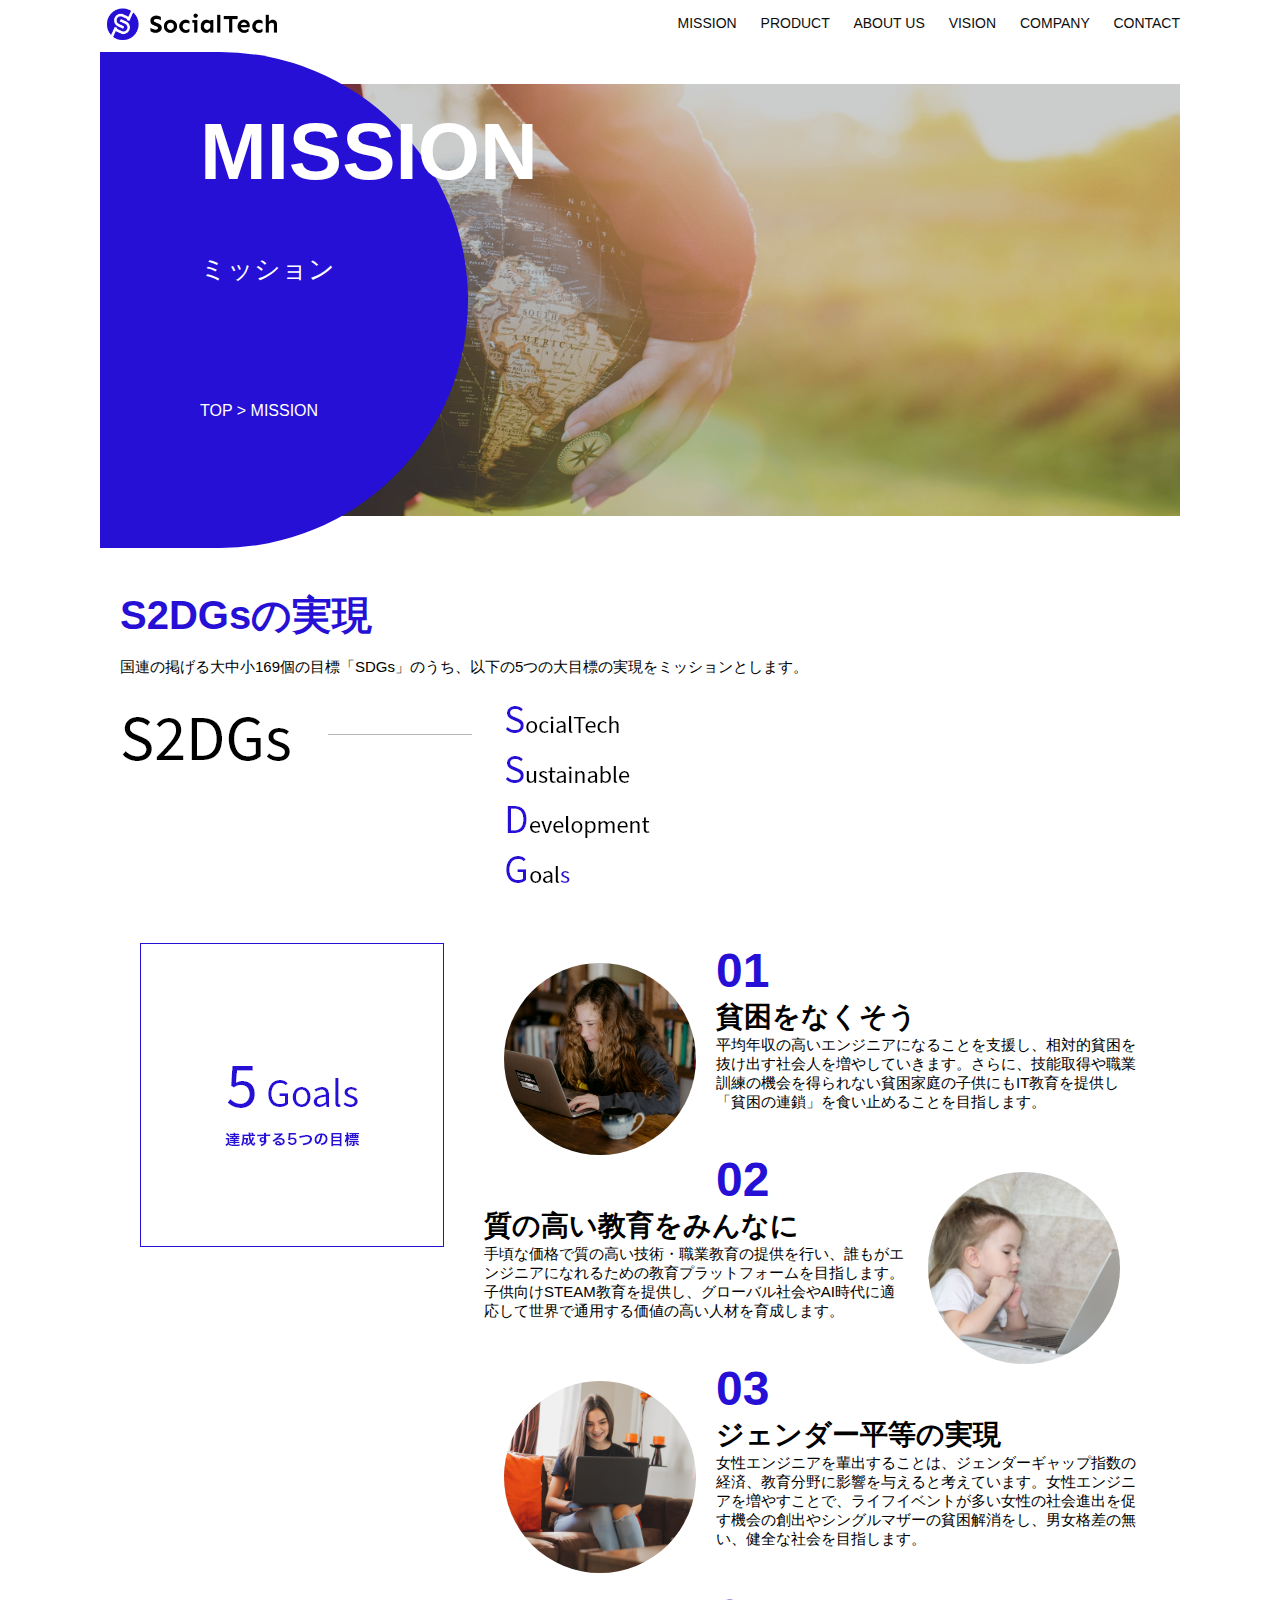
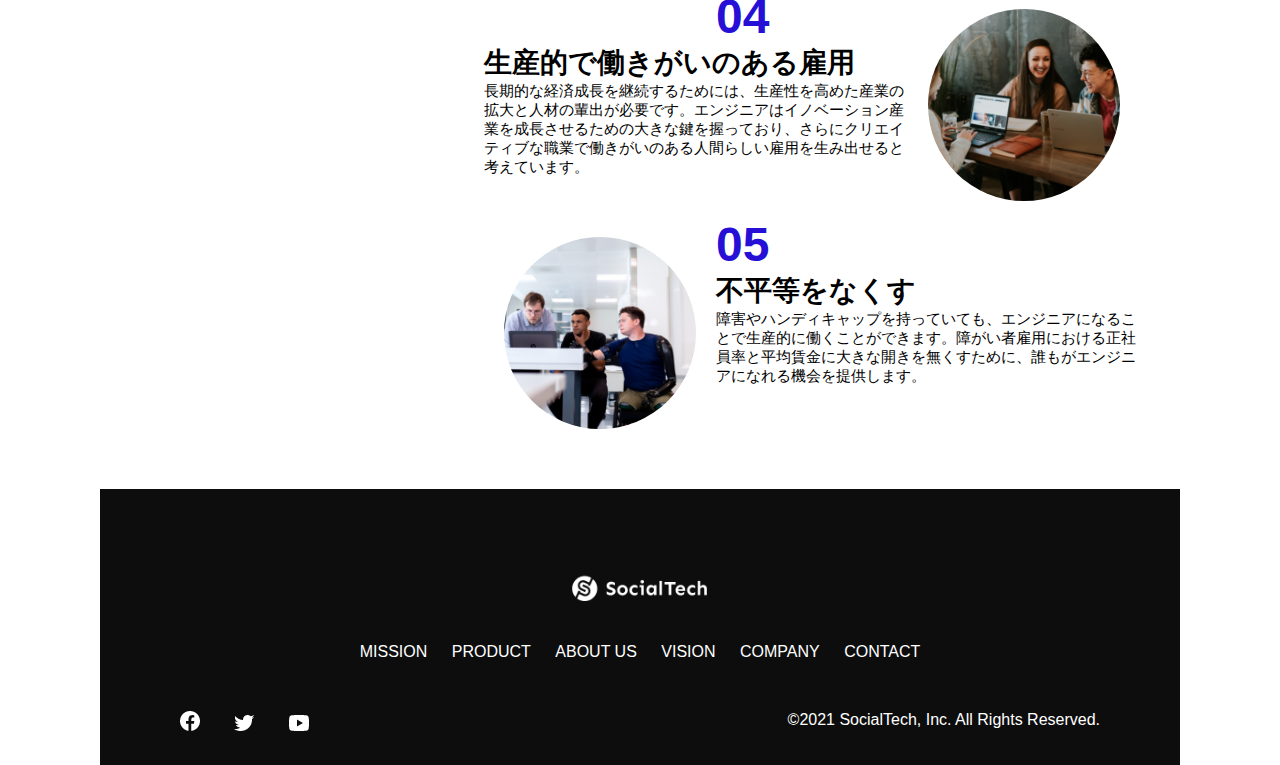
<file: kadai_tutorial_output/mission.html>
<!DOCTYPE html>
  <html>
  <head>
    <title>SocialTech - MISSION ミッション -</title>
    <meta charset="UTF-8">
    <meta name="description" content="SocialTechが目指す5つの目標（S2DGs）を紹介します">
    <meta name="viewport" content="width=device-width, initial-scale=1.0">
    <link rel="stylesheet" href="style.css">
  </head>
 
  <body>
    <!-- ヘッダー -->
    <header>
      <!-- ロゴ -->
      <a href="index.html" id="logo"><img src="images/logo.png" alt="トップページに戻る"></a>
  
      <!-- PC用ナビゲーション -->
      <nav id="nav-pc">
        <a href="mission.html">MISSION</a>
        <a href="product.html">PRODUCT</a>
        <a href="index.html#aboutus">ABOUT US</a>
        <a href="index.html#vision">VISION</a>
        <a href="index.html#company">COMPANY</a>
        <a href="index.html#contact">CONTACT</a>
      </nav>
  
      <!-- スマホ用メニューボタン -->
      <img id="menu-sp" src="images/button-menu.png" alt="ナビゲーションを開く" onclick="document.getElementById('nav-sp').style.display = 'block'">
  
      <!-- スマホ用ナビゲーション -->
      <nav id="nav-sp">
        <img id="close" src="images/button-close.png" alt="ナビゲーションを閉じる" onclick="document.getElementById('nav-sp').style.display = 'none'">
        <a id="logo-sp" href="index.html" onclick="document.getElementById('nav-sp').style.display = 'none'"><img
            src="images/logo-sp.png" alt="トップページに戻る"></a>
        <a class="menu" href="mission.html" onclick="document.getElementById('nav-sp').style.display = 'none'">MISSION</a>
        <a class="menu" href="product.html" onclick="document.getElementById('nav-sp').style.display = 'none'">PRODUCT</a>
        <a class="menu" href="index.html#aboutus" onclick="document.getElementById('nav-sp').style.display = 'none'">ABOUT
          US</a>
        <a class="menu" href="index.html#vision"
          onclick="document.getElementById('nav-sp').style.display = 'none'">VISION</a>
        <a class="menu" href="index.html#company"
          onclick="document.getElementById('nav-sp').style.display = 'none'">COMPANY</a>
        <a class="menu" href="index.html#contact"
          onclick="document.getElementById('nav-sp').style.display = 'none'">CONTACT</a>
        <div id="sns">
          <a href="https://www.facebook.com/sejuku2013"><img src="images/button-facebook.png" alt="Facebookのリンク"></a>
          <a href="https://twitter.com/samuraijuku"><img src="images/button-twitter.png" alt="Twitterのリンク"></a>
          <a href="https://www.youtube.com/channel/UCCFOQO5aDK0xXam4cUQXT8g"><img src="images/button-youtube.png" alt="YouTubeのリンク"></a>
        </div>
      </nav>
    </header>
    <main>
      <article>
        <section id="mission-main">
          <div id="mission-title">
            <h1>MISSION</h1>
            <span>ミッション</span>
            <div>TOP > MISSION</div>
          </div>
        </section>
        <section id="mission-s2dgs">
          <h2 class="mission-h2">S2DGsの実現</h2>
          <p>国連の掲げる大中小169個の目標「SDGs」のうち、以下の5つの大目標の実現をミッションとします。</p>
          <img src="images/mission/mission-s2dgs.png" alt="S2DGs">
        </section>
        <section id="mission-5goals">
          <div>
            <img id="s2dgs-image" src="images/mission/mission-5goals.png" alt="5Goals">
          </div>
          <div>
            <div>
              <img class="fivegoals-image-left" src="images/mission/mission-5goals01.png" alt="PCを操作する女の子">
              <span class="fivegoals-number">01</span>
              <h3 class="fivegoals-h3">貧困をなくそう</h3>
              <p class="fivegoals-p">
                平均年収の高いエンジニアになることを支援し、相対的貧困を抜け出す社会人を増やしていきます。さらに、技能取得や職業訓練の機会を得られない貧困家庭の子供にもIT教育を提供し「貧困の連鎖」を食い止めることを目指します。
              </p>
            </div>
    
            <div>
              <img class="fivegoals-image-right" src="images/mission/mission-5goals02.png" alt="PCを見つめる小さい女の子">
              <span class="fivegoals-number">02</span>
              <h3 class="fivegoals-h3">質の高い教育をみんなに</h3>
              <p class="fivegoals-p">
                手頃な価格で質の高い技術・職業教育の提供を行い、誰もがエンジニアになれるための教育プラットフォームを目指します。子供向けSTEAM教育を提供し、グローバル社会やAI時代に適応して世界で通用する価値の高い人材を育成します。
              </p>
            </div>
    
            <div>
              <img class="fivegoals-image-left" src="images/mission/mission-5goals03.png" alt="PCを操作する女性">
              <span class="fivegoals-number">03</span>
              <h3 class="fivegoals-h3">ジェンダー平等の実現</h3>
              <p class="fivegoals-p">
                女性エンジニアを輩出することは、ジェンダーギャップ指数の経済、教育分野に影響を与えると考えています。女性エンジニアを増やすことで、ライフイベントが多い女性の社会進出を促す機会の創出やシングルマザーの貧困解消をし、男女格差の無い、健全な社会を目指します。
              </p>
            </div>
    
            <div>
              <img class="fivegoals-image-right" src="images/mission/mission-5goals04.png" alt="笑顔で話し合う3人の男女">
              <span class="fivegoals-number">04</span>
              <h3 class="fivegoals-h3">生産的で働きがいのある雇用</h3>
              <p class="fivegoals-p">
                長期的な経済成長を継続するためには、生産性を高めた産業の拡大と人材の輩出が必要です。エンジニアはイノベーション産業を成長させるための大きな鍵を握っており、さらにクリエイティブな職業で働きがいのある人間らしい雇用を生み出せると考えています。
              </p>
            </div>
    
            <div>
              <img class="fivegoals-image-left" src="images/mission/mission-5goals05.png" alt="障害を持つ男性が生き生きと働く様子">
              <span class="fivegoals-number">05</span>
              <h3 class="fivegoals-h3">不平等をなくす</h3>
              <p class="fivegoals-p">
                障害やハンディキャップを持っていても、エンジニアになることで生産的に働くことができます。障がい者雇用における正社員率と平均賃金に大きな開きを無くすために、誰もがエンジニアになれる機会を提供します。
              </p>
            </div>
          </div>
        </section>

      </article>
      <footer>
        <div id="footer-logo">
          <img src="images/logo-sp.png" alt="SocialTech">
        </div>
        <div id="footer-link">
          <a href="mission.html">MISSION</a>
          <a href="product.html">PRODUCT</a>
          <a href="index.html#aboutus">ABOUT US</a>
          <a href="index.html#vision">VISION</a>
          <a href="index.html#company">COMPANY</a>
          <a href="index.html#contact">CONTACT</a>
        </div>
        <div id="sns-footer">
          <a href="https://www.facebook.com/sejuku2013"><img src="images/button-facebook.png" alt="Facebookのリンク"></a>
          <a href="https://twitter.com/samuraijuku"><img src="images/button-twitter.png" alt="Twitterのリンク"></a>
          <a href="https://www.youtube.com/channel/UCCFOQO5aDK0xXam4cUQXT8g"><img src="images/button-youtube.png" alt="YouTubeのリンク"></a>
          <span id="copyright">&copy;2021 SocialTech, Inc. All Rights Reserved. </span>
        </div>
      </footer>
    </main>
  </body>
 
  </html>
</file>
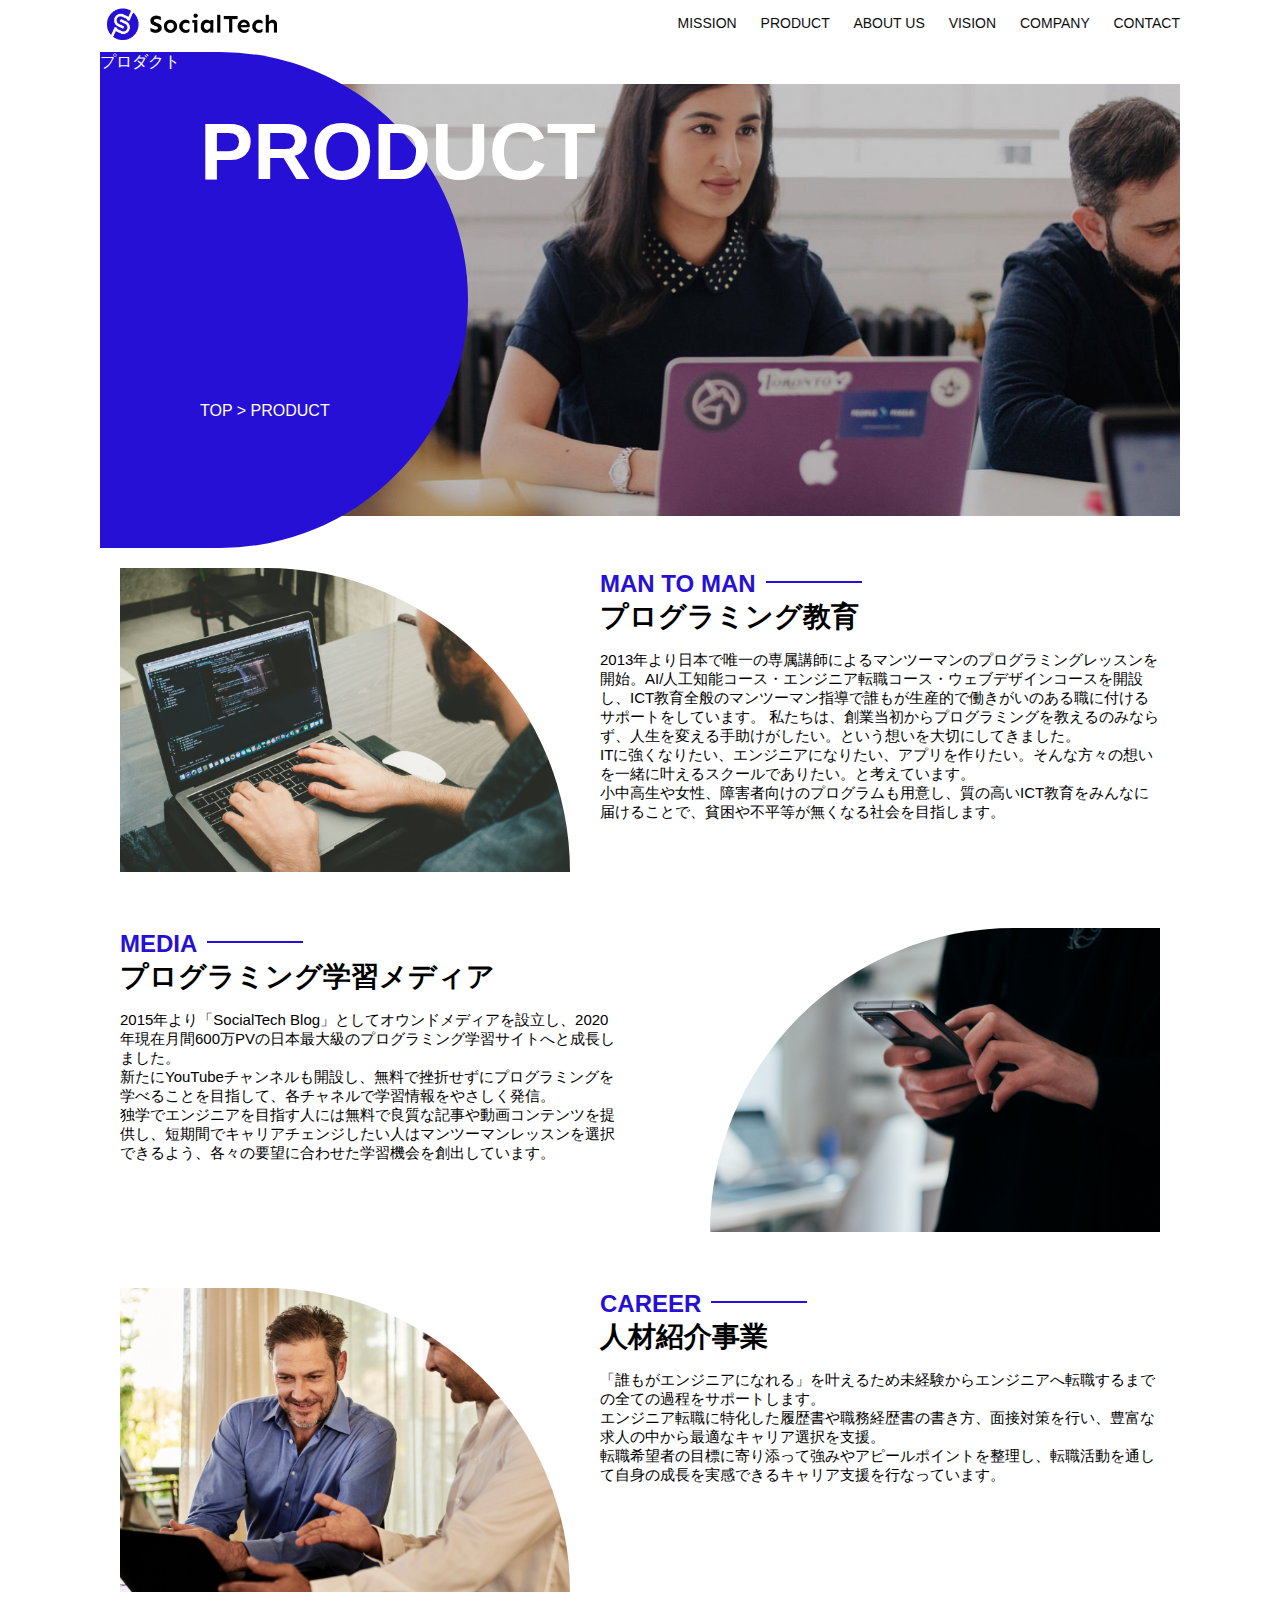
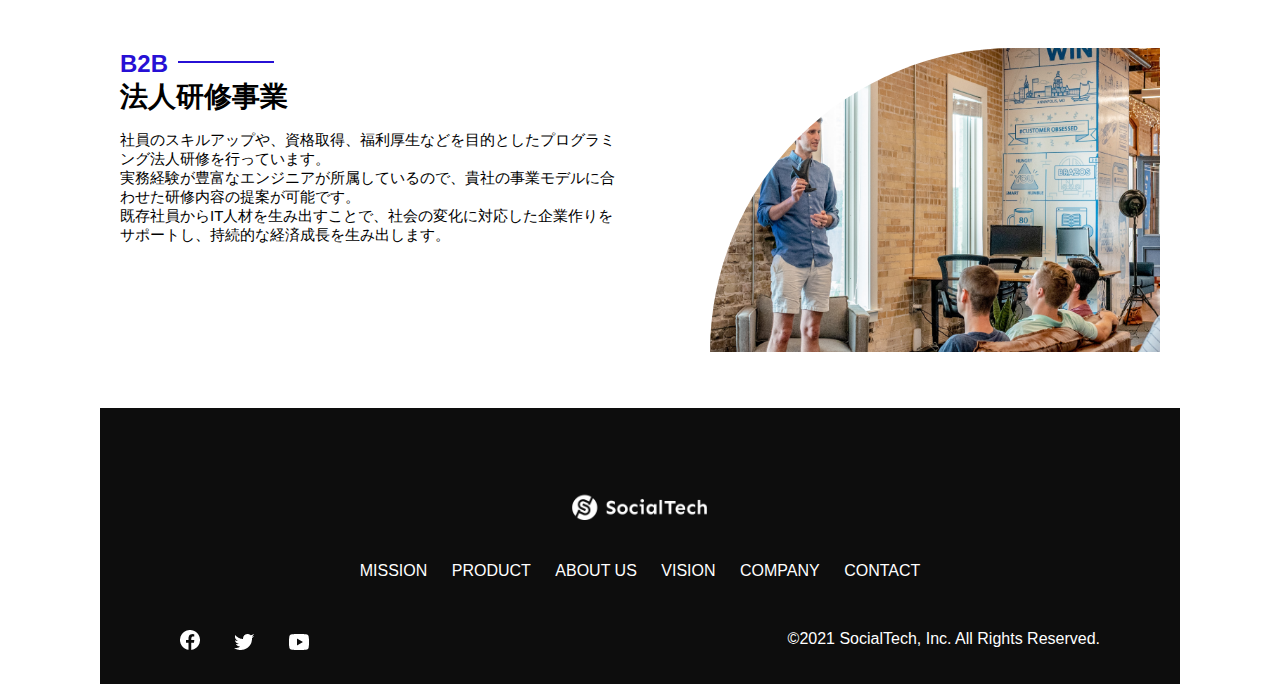
<file: kadai_tutorial_output/product.html>
<!DOCTYPE html>
  <html>
  <head>
    <title>SocialTech -PRODUCT プロダクト-</title>
    <meta charset="UTF-8">
    <meta name="description" content="SocialTechの4つのプロダクトを紹介します">
    <meta name="viewport" content="width=device-width, initial-scale=1.0">
    <link rel="stylesheet" href="style.css">
  </head>
  
  <body>
    <!-- ヘッダー -->
    <header>
      <!-- ロゴ -->
      <a href="index.html" id="logo"><img src="images/logo.png" alt="トップページに戻る"></a>
  
      <!-- PC用ナビゲーション -->
      <nav id="nav-pc">
        <a href="mission.html">MISSION</a>
        <a href="product.html">PRODUCT</a>
        <a href="index.html#aboutus">ABOUT US</a>
        <a href="index.html#vision">VISION</a>
        <a href="index.html#company">COMPANY</a>
        <a href="index.html#contact">CONTACT</a>
      </nav>
  
      <!-- スマホ用メニューボタン -->
      <img id="menu-sp" src="images/button-menu.png" alt="ナビゲーションを開く" onclick="document.getElementById('nav-sp').style.display = 'block'">
  
      <!-- スマホ用ナビゲーション -->
      <nav id="nav-sp">
        <img id="close" src="images/button-close.png" alt="ナビゲーションを閉じる" onclick="document.getElementById('nav-sp').style.display = 'none'">
        <a id="logo-sp" href="index.html" onclick="document.getElementById('nav-sp').style.display = 'none'"><img
            src="images/logo-sp.png" alt="トップページに戻る"></a>
        <a class="menu" href="mission.html" onclick="document.getElementById('nav-sp').style.display = 'none'">MISSION</a>
        <a class="menu" href="product.html" onclick="document.getElementById('nav-sp').style.display = 'none'">PRODUCT</a>
        <a class="menu" href="index.html#aboutus" onclick="document.getElementById('nav-sp').style.display = 'none'">ABOUT
          US</a>
        <a class="menu" href="index.html#vision"
          onclick="document.getElementById('nav-sp').style.display = 'none'">VISION</a>
        <a class="menu" href="index.html#company"
          onclick="document.getElementById('nav-sp').style.display = 'none'">COMPANY</a>
        <a class="menu" href="index.html#contact"
          onclick="document.getElementById('nav-sp').style.display = 'none'">CONTACT</a>
        <div id="sns">
          <a href="https://www.facebook.com/sejuku2013"><img src="images/button-facebook.png" alt="Facebookのリンク"></a>
          <a href="https://twitter.com/samuraijuku"><img src="images/button-twitter.png" alt="Twitterのリンク"></a>
          <a href="https://www.youtube.com/channel/UCCFOQO5aDK0xXam4cUQXT8g"><img src="images/button-youtube.png" alt="YouTubeのリンク"></a>
        </div>
      </nav>
    </header>
    <main>
      <article>
        <section id="product-main">
          <div id="product-title">
            <h1>PRODUCT</h1>
            <span>プロダクト</span>
            <div>TOP > PRODUCT</div>
          </div>
        </section>
        <section class="product-section1">
          <img src="images/product/product-mantoman.png" alt="PCでコードを書く男性">
          <div>
            <h2 class="product-h2">MAN TO MAN</h2>
            <h3 class="product-h3">プログラミング教育</h3>
            <p>
              2013年より日本で唯一の専属講師によるマンツーマンのプログラミングレッスンを開始。AI/人工知能コース・エンジニア転職コース・ウェブデザインコースを開設し、ICT教育全般のマンツーマン指導で誰もが生産的で働きがいのある職に付けるサポートをしています。
              私たちは、創業当初からプログラミングを教えるのみならず、人生を変える手助けがしたい。という想いを大切にしてきました。<br>ITに強くなりたい、エンジニアになりたい、アプリを作りたい。そんな方々の想いを一緒に叶えるスクールでありたい。と考えています。<br>小中高生や女性、障害者向けのプログラムも用意し、質の高いICT教育をみんなに届けることで、貧困や不平等が無くなる社会を目指します。
            </p>
          </div>
        </section>
        <section class="product-section2">
          <div>
            <h2 class="product-h2">MEDIA</h2>
            <h3 class="product-h3">プログラミング学習メディア</h3>
            <p>2015年より「SocialTech
              Blog」としてオウンドメディアを設立し、2020年現在月間600万PVの日本最大級のプログラミング学習サイトへと成長しました。<br>新たにYouTubeチャンネルも開設し、無料で挫折せずにプログラミングを学べることを目指して、各チャネルで学習情報をやさしく発信。<br>独学でエンジニアを目指す人には無料で良質な記事や動画コンテンツを提供し、短期間でキャリアチェンジしたい人はマンツーマンレッスンを選択できるよう、各々の要望に合わせた学習機会を創出しています。
            </p>
          </div>
          <img src="images/product/product-media.png" alt="スマートフォンを操作する人">
        </section>
        <section class="product-section1">
          <img src="images/product/product-career.png" alt="笑顔で話し合う2人の男性">
          <div>
            <h2 class="product-h2">CAREER</h2>
            <h3 class="product-h3">人材紹介事業</h3>
            <p>
              「誰もがエンジニアになれる」を叶えるため未経験からエンジニアへ転職するまでの全ての過程をサポートします。<br>エンジニア転職に特化した履歴書や職務経歴書の書き方、面接対策を行い、豊富な求人の中から最適なキャリア選択を支援。<br>転職希望者の目標に寄り添って強みやアピールポイントを整理し、転職活動を通して自身の成長を実感できるキャリア支援を行なっています。<br>
            </p>
          </div>
        </section>
        <section class="product-section2">
          <div>
            <h2 class="product-h2">B2B</h2>
            <h3 class="product-h3">法人研修事業</h3>
            <p>
              社員のスキルアップや、資格取得、福利厚生などを目的としたプログラミング法人研修を行っています。<br>実務経験が豊富なエンジニアが所属しているので、貴社の事業モデルに合わせた研修内容の提案が可能です。<br>既存社員からIT人材を生み出すことで、社会の変化に対応した企業作りをサポートし、持続的な経済成長を生み出します。
            </p>
          </div>
          <img src="images/product/product-b2b.png" alt="講演中の男性とそれを聴く人々">
        </section>
      </article>
      <footer>
        <div id="footer-logo">
          <img src="images/logo-sp.png" alt="SocialTech">
        </div>
        <div id="footer-link">
          <a href="mission.html">MISSION</a>
          <a href="product.html">PRODUCT</a>
          <a href="index.html#aboutus">ABOUT US</a>
          <a href="index.html#vision">VISION</a>
          <a href="index.html#company">COMPANY</a>
          <a href="index.html#contact">CONTACT</a>
        </div>
        <div id="sns-footer">
          <a href="https://www.facebook.com/sejuku2013"><img src="images/button-facebook.png" alt="Facebookのリンク"></a>
          <a href="https://twitter.com/samuraijuku"><img src="images/button-twitter.png" alt="Twitterのリンク"></a>
          <a href="https://www.youtube.com/channel/UCCFOQO5aDK0xXam4cUQXT8g"><img src="images/button-youtube.png" alt="YouTubeのリンク"></a>
          <span id="copyright">&copy;2021 SocialTech, Inc. All Rights Reserved. </span>
        </div>
      </footer>
    </main>
  </body>
  
  </html>
</file>
<file: html-css-kadai_013/style.css>
/* PC、スマホ共通スタイル */
body {
  font-family: "Source Sans Pro", "Hiragino Kaku Gothic ProN", Meiryo, Arial,
    sans-serif;
}

p {
  font-size: 15px;
}

#main-visual>img {
  width: 100%;
}

/*================
PC用のスタイル 
=================*/
@media screen and (min-width: 768px) {
  /* 横幅設定 */
  body {
    max-width: 1080px;
    min-width: 960px;
    margin: 0 auto 0 auto;
  }

  /* ヘッダー */
  header {
    display: flex;
    justify-content: space-between;
  }

  /* ナビゲーションのレイアウト */
  #nav-pc {
    text-align: right;
    font-size: 14px;
    padding-top: 15px;
  }

  /* ナビゲーションのリンクの装飾設定 */
  #nav-pc>a {
    text-decoration: none;
    margin-left: 20px;
  }

  #nav-pc>a:link {
    color: #0d0d0d;
  }

  #nav-pc>a:visited {
    color: #0d0d0d;
  }

  #nav-pc>a:hover {
    color: #0d0d0d;
    text-decoration: underline;
  }

  #nav-pc>a:active {
    color: #0d0d0d;
  }
  #menu-sp{
    display: none;
  }
  #nav-sp{
    display: none;
  }
}


/*================
SP用のスタイル 
=================*/
@media screen and (max-width: 1024px) {
  /*横幅設定*/
  body{min: width 375px;
    margin: 0px;}

    /*PCのナビゲーションを非表示に*/
  #nav-pc{
    display: none;
   }

   /*ハンバーガーメニュー*/
   #menu-sp{
    float: right;
    padding: 0px;
   }


   /*スマホ用ナビゲーション*/
   #nav-sp{
    background-color:#ce933e;
    position: absolute;
    left: 0px;
    top: 0px;
    height: 100%;
    width: 100%;
    display: none;
    z-index: 100;
   }

   /*xボタン*/
   #close{
    position: absolute;
    top: 20px;
    right: 20px;
   }

   /*ナビゲーションメニュー用ロゴ*/
   #logo-sp{
    margin: 80px 0px 30px 20px;
   }

   #nav-sp > a{
    display: block;
   }

   #nav-sp > a:link	{
    color: #ffffff;
   }
   #nav-sp > a:visited{
    color: #ffffff;
   }
   #nav-sp > a:hover{
    color: #ffffff;
   }
   #nav-sp > a:hover{
    text-decoration:underline;
   }
   #nav-sp > a:active	{
    color: #ffffff;
   }
   #nav-sp > .menu{
    text-decoration:none;
    display: block;
    margin: 0px 20px 0px 20px;
    height: 44px;
    font-size: 16px;
    background-image: url("images/arrow.png");
    background-repeat: no-repeat;
    background-position: right top;
   }
}
</file>
<file: kadai_tutorial_output/style.css>
/* PC、スマホ共通スタイル */
body {
  font-family: "Source Sans Pro", "Hiragino Kaku Gothic ProN", Meiryo, Arial, sans-serif;
}

p {
  font-size: 15px;
}
.arrow-right {
  color: #2710d5;
}

#submit {
  margin-top: 50px;
}
/*================
PC用のスタイル
=================*/
@media screen and (min-width: 768px) {
/* 横幅設定 */
body {
  max-width: 1080px;
  min-width: 900px;
  margin: 0 auto 0 auto;
}

/* ヘッダー */
header {
  display: flex;
  justify-content: space-between;
}

/* ナビゲーションのレイアウト */
#nav-pc {
  font-size: 14px;
  padding-top: 15px;
}

/* ナビゲーションのリンクの装飾設定 */
#nav-pc > a {
  text-decoration: none;
  margin-left: 20px;
}
#nav-pc > a:link {
  color: #0d0d0d;
}
#nav-pc > a:visited {
  color: #0d0d0d;
}
#nav-pc > a:hover {
  color: #0d0d0d;
  text-decoration: underline;
}
#nav-pc > a:active {
  color: #0d0d0d;
}
/* スマホ用ナビを非表示 */
#nav-sp,
#menu-sp {
  display: none;
}


/* メインビジュアル*/
#main-visual {
  position: relative;
  height: 400px;
}

  #main-message {
    position: absolute;
    top: 0;
    left: 0;
    background-color: #2710d5;
    color: #ffffff;
    border-radius: 0 0 476px 0;
    max-width: 620px;
    height: 100%;
    width: 100%;
    z-index: 11;
  }
  #main-message >h1 {
    font-size: 60px;
    font-weight: bold;
    margin: 100px 0 0 50px;
  }
  #main-message > p { 
    font-size: 28px;
    margin: 0 0 0 50px;
  }
  #main-visual > img {
    max-width: 620px;
    border-radius: 476px 0 0 0;
    position: absolute;
    top: 0;
    right: 0;
    z-index: 10;
  }

    /* 見出し */
    h2 {
      margin: 40px 0 0 0;
    }
    
    h2::after {
      content: url("images/line.png");
      margin-left: 10px;
    }
    
    h3 {
      font-size: 27px;
    }
   /* ミッション */
   #mission {
    margin: 80px auto 80px auto;
    width: 100%;
  }
  
  #mission-flex {
    width: 100%;
    display: flex;
  }
  #mission-flex > div {
    width: 50%;
    margin: 20px;
  }
  
  #mission-photo {
    width: 100%;
  }
  
  #s2dgs {
    margin-top: 50px;
    width: 100%;
  }
   /* プロダクト */
  #product{
    background-color:#fafafa ;
    margin: 80px 0 80px 0;
    padding: 10px 40px 0px 40px;
  }
  /* 外枠 */
  #product > div {
    margin-top: 40px;
    display: flex;
  }
  /* 左のカラム */
  #product-left {
    width: 50%;
    margin-right: 20px;
  }
  
  /* 右のカラム */
  #product-right {
    width: 50%;
    margin-left: 20px;
    margin-top: 80px;
  }
  
  /* 画像＋説明の枠 */
  #product-left > div {
    position: relative;
    height: 480px;
    margin-right: 20px;
  }
  #product-right > div {
    position: relative;
    height: 480px;
    margin-left: 20px;
  }
   /* 画像 */
   .product-photo {
    width: 100%;
  }
/* 説明文の枠 */
.product-explain {
  background-color: #ffffff;
  position: absolute;
  left: 0;
  top: 280px;
  margin: 0 40px 0 40px;
  padding: 20px;
  box-shadow: 5px 5px 10px rgba(0, 0, 0, 0.05);
}

/* 説明文の英語 */
.product-explain > span {
  color: #2710d5;
  font-weight: bold;
  font-size: 16px;
  margin: 0px;
}

/* 説明文の見出し */
.product-explain > h3 {
  font-size: 20px;
  margin: 5px 0 5px 0;
}

/* 説明文 */
.product-explain > p {
  font-size: 14px;
  margin: 0;
}

/* 「もっとみる」ボタン */
#product-more {
  margin: 0 auto -42px auto;
}
 /* ABOUT US */
 #aboutus {
  margin: 80px auto 80px auto;
}

/* 3つの組織文化と画像を入れる枠 */
#aboutus > div {
  display: flex;
}
 /* 画像 */
 .culture-img {
  width: 100%;
  align-self: flex-start;
}

.culture-img2 {
  margin-top: 50px;
  width: 100%;
}
/* 3つの組織文化の表 */
.culture-table {
  margin-right: 50px;
}
 /* 番号 */
 .culture-num {
  font-size: 80px;
  color: #2710d5;
  margin: 0 20px 0 0;
}

/* 組織文化英語 */
.culture-en {
  color: #2710d5;
  font-weight: bold;
  font-size: 24px;
  display: block;
}

/* 組織文化日本語 */
.culture-jp {
  font-size: 28px;
  font-weight: bold;
}

/* 説明文 */
.culture-description {
  margin: 0;
}
 /* ビジョン */
 #vision {
  margin: 80px auto 80px auto;
}

/* セクション内の外枠 */
#vision > div {
  width: 100%;
  display: flex;
  justify-content: space-between;
  flex-wrap: wrap;
}

/* 7つの行動指針の枠 */
.vision-box {
  width: 300px;
  height: 300px;
  margin-bottom: 30px;
  position: relative;
}
.vision-box > img {
  width: 100%;
  height: auto;
  position: absolute;
  top: 0;
  left: 0;
  z-index: 30;
}

.vision-box > span {
  position: absolute;
  top: 0;
  left: 0;
  z-index: 31;
  margin-right: 20px;
}

.vision-box > span > h4 {
  color: #2710d5;
  font-size: 19px;
  margin: 80px 0 0 0;
}

.vision-box > span > h4::first-letter {
  font-size: 40px;
}

.vision-box > span > h5 {
  font-size: 20px;
  margin: 0 0 0 0;
}

.vision-box > span > p {
  margin: 10px 0 0 0;
}
 /* 会社概要 */
 #company {
  margin: 80px auto 80px auto;
}
#company-table {
  width: 100%;
}
.tableheader {
  text-align: left;
  padding: 20px;
  border-bottom-color: #2710d5;
  border-bottom-width: 1px;
    border-bottom-style: solid;
    width: 100px;
  }
  .tableheader-first {
    text-align: left;
    padding: 20px;
    border-bottom-color: #2710d5;
    border-bottom-width: 1px;
    border-bottom-style: solid;
    border-top-color: #2710d5;
    border-top-width: 1px;
    border-top-style: solid;
    width: 100px;
  }
  .cell {
    padding: 30px;
    border-bottom-color: #ececec;
    border-bottom-width: 1px;
    border-bottom-style: solid;
  }
  .cell-first {
    padding: 30px;
    border-bottom-color: #ececec;
    border-bottom-width: 1px;
    border-bottom-style: solid;
    border-top-color: #ececec;
    border-top-width: 1px;
    border-top-style: solid;
}
  #company > iframe {
    width: 100%;
    height: 368px;
    margin-top: 40px;
  }
    /* お問い合わせ */
    #contact {
      margin: 80px auto 80px auto;
    }
    /* 外枠 */
  #contact > form > div {
      display: flex;
      flex-direction: row;
      flex-wrap: wrap;
      padding-bottom: 30px;
    }
    /* 左列の見出し */
  .contact-heading {
    width: 240px;
    align-self: center;
  }
  /* 見出しのラベル */
  .contact-label {
    font-weight: bold;
  }
  /* 必須 */
  .contact-span {
    color: #ce2222;
    margin: 0 0 0 20px;
    font-weight: bold;
  }
   /* テキストボックス */
   .contact-textbox {
    border-top: 0px;
    border-left: 0px;
    border-right: 0px;
    border-bottom-width: 1px;
    border-bottom-color: #707070;
    border-bottom-style: solid;
    background-color: #fafafa;
    width: 400px;
    height: 56px;
  }
  /* お問い合わせ内容のテキストエリア */
  .contact-textarea {
    border-top: 0px;
    border-left: 0px;
    border-right: 0px;
    border-bottom-width: 1px;
    border-bottom-color: #707070;
   
    background-color: #fafafa;
    width: 400px;
    height: 200px;
  }

/* 個人情報の取り扱い */
details {
  width: 700px;
}
details > div {
  background-color: #fafafa;
  padding: 20px;
} 
details > div > span {
  font-weight: bold;
}
  /* フッター */
  footer {
    background-color: #0d0d0d;
    text-align: center;
    padding: 80px 80px 30px 80px;
  }
  
  #footer-logo {
    margin-bottom: 30px;
  }
  #footer-link {
    margin-bottom: 50px;
  }
  #footer-link > a {
    text-decoration: none;
    margin: 10px;
  }
  #footer-link > a:link {
    color: #ffffff;
  }
  #footer-link > a:visited {
    color: #ffffff;
  }
  #footer-link > a:hover {
    color: #ffffff;
    text-decoration: underline;
  }
  #footer-link > a:active {
    color: #ffffff;
  }
  #sns-footer {
    text-align: left;
    width: 100%;
  }
 
  #sns-footer > a {
    margin-right: 30px;
  }
  
  #copyright {
    color: #ffffff;
    float: right;
  }

/* mission.html用スタイル */
/* ミッションのメインビジュアル */

#mission-main{
  height: 496px;
  width: 100%;
  background-image: url("images/mission/mission-main.png");
  background-repeat: no-repeat;
  background-position-y: center;
}
#mission-title {
  background-color: #2710d5;
  width: 368px;
  color: #ffffff;
  height: 496px;
  border-radius: 0 248px 248px 0;
  position: relative;
}

#mission-title > h1 {
  position: absolute;
  top: 0;
  left: 100px;
  font-size: 80px;
}

#mission-title > span {
  position: absolute;
  top: 200px;
  left: 100px;
  font-size: 26px;
}

#mission-title > div {
  position: absolute;
  top: 350px;
  left: 100px;
  font-size: 16px;
}
#mission-s2dgs {
  width: 100%;
  margin: 20px;
}

.mission-h2 {
  color: #2710d5;
  font-size: 40px;
}

.mission-h2::after {
  content: none;
}
#mission-5goals {
  margin: 20px;
  display: flex;
}

#mission-5goals > div {
  flex-grow: 1;
  padding: 20px;
}

#mission-5goals > div > div {
  margin-bottom: 40px;
}

.fivegoals-image-right {
  float: right;
  margin: 20px;
}

.fivegoals-image-left {
  float: left;
  margin: 20px;
}

.fivegoals-number {
  color: #2710d5;
  font-size: 48px;
  margin: 0;
  font-weight: bold;
}

.fivegoals-h3 {
  font-size: 28px;
  margin: 0;
}

.fivegoals-p {
  margin: 0;
}
  /* プロダクトページ */
  #product-main {
    height: 496px;
    width: 100%;
    background-image: url("images/product/product-main.png");
    background-repeat: no-repeat;
    background-position-y: center;
  }
#product-title{
   background-color: #2710d5;
   width: 368px;
   color: #ffffff;
   height: 496px;
   border-radius: 0px 248px 248px 0px;
   position: relative;
}
#product-title>h1{
  position: absolute;top: 0px ;left: 100px;
  font-size: 80px;
  #product-title > span {
    position: absolute;
    top: 200px;
    left: 100px;
    font-size: 26px;
  }
}
#product-title>div{
  position: absolute;top: 350px;left: 100px;
  font-size: 16px;
}
 /* セクション1 */
 .product-section1 {
  position: relative;
  margin: 20px;
  height: 340px;
}

.product-section1 > img {
  position: absolute;
  top: 0;
  left: 0;
  width: 450px;
  margin: 0 40px 30px 0;
  border-radius: 0 432px 0 0;
}

.product-section1 > div {
  position: absolute;
  top: 0;
  left: 480px;
}

/* セクション2 */
.product-section2 {
  position: relative;
  margin: 20px;
  height: 340px;
}

.product-section2 > img {
  position: absolute;
  top: 0;
  right: 0;
  width: 450px;
  margin: 0 0 30px 40px;
  border-radius: 432px 0 0 0;
}

.product-section2 > div {
  width: 500px;
  position: absolute;
  top: 0;
  left: 0;
}

.product-h2 {
  color: #2710d5;
  font-size: 24px;
  margin: 0;
}

.product-h3 {
  font-size: 28px;
  margin: 0;
}

}






/*====================
スマートフォン用のスタイル
=====================*/
@media screen and (max-width: 767px) {
  body {
    min-width: 375px;
    margin: 0;
  }

  /* PC用ナビゲーション非表示 */
  #nav-pc {
    display: none;
  }

  /* ハンバーガーメニュー */
  #menu-sp {
    float: right;
    padding: 0;
  }
  /* スマホ用ナビゲーションの表示切替 */
  /* 初期状態、レイアウトと非表示設定 */
  #nav-sp {
    background-color: #2710d5;
    position: absolute;
    left: 0;
    top: 0;
    height: 100%;
    width: 100%;
    display: none;
    z-index: 100;
  }

   /* ×ボタン */
   #close {
     position: absolute;
     top: 20px;
     right: 20px;
   }
 
   /* ナビゲーションメニュー用ロゴ */
   #logo-sp {
     margin: 80px 0 30px 20px;
   }
    /* ナビゲーションのリンクの装飾設定 */
    #nav-sp > a {
      display: block;
    }
    #nav-sp > a:link {
      color: #ffffff;
    }
    #nav-sp > a:visited {
      color: #ffffff;
    }
    #nav-sp > a:hover {
      color: #ffffff;
      text-decoration: underline;
    }
    #nav-sp > a:active {
      color: #ffffff;
    }
    #nav-sp > .menu {
      text-decoration: none;
      display: block;
      margin: 0 20px 0 20px;
      height: 44px;
      font-size: 16px;
      background-image: url("images/arrow.png");
      background-repeat: no-repeat;
      background-position: right top;
    }
    #sns {
      position: absolute;
      bottom: 20px;
      left: 20px;
    }
    #sns > a {
      margin-right: 30px;
    }

 /* メインビジュアル */
 #main-visual {
  position: relative;
  height: 470px;
  width: 100%;
  overflow: hidden;
}
#main-visual > div {
  position: absolute;
  top: 0;
  left: 0;
  background-color: #2710d5;
  color: white;
  border-radius: 0 0 476px 0;
  text-align: center;
  height: 280px;
  width: 100%;
  z-index: 11;
}
#main-visual > div > h1 {
  font-size: 28px;
  margin: 90px 0 0 0;
}

#main-visual > div > p {
  margin: 0;
}

#main-visual > img {
  width: 100%;
  border-radius: 476px 0 0 0;
  z-index: 10;
  position: absolute;
  bottom: 0;
  right: 0;
}

 /* 見出し */
 h2::after {
  content: url("images/line.png");
  margin-left: 10px;
}

h3 {
  font-size: 24px;
  margin: 10px 0 0 0;
}

 /* ミッション */
 #mission {
  margin: 20px;
}

#mission-photo {
  width: 100%;
}

#s2dgs {
  width: 100%;
}


/* プロダクト */
#product {
  background-color: #fafafa;
  padding-top: 10px;
}

#product h2 {
  margin-left: 20px;
}

/* 外枠 */
/* 左右のカラム　スマホでは縦並び */
#product-left,
#product-right {
  margin-right: 20px;
  margin-left: 20px;
}
/* 画像＋説明の枠 */
#product-left > div,
#product-right > div {
  position: relative;
  height: 540px;
}

/* 説明文の枠 */
.product-explain {
  background-color: #ffffff;
  position: absolute;
  left: 0;
  bottom: 50px;
  padding: 20px;
  box-shadow: 5px 5px 10px rgba(0, 0, 0, 0.05);
}

.product-explain > span {
  color: #2710d5;
  font-weight: bold;
  font-size: 16px;
  margin: 0px;
}

.product-explain > h3 {
  margin: 10px 0 10px 0;
}
/* 画像 */
.product-photo {
  width: 100%;
}

#product-more > img {
  margin: 0 0 -42px 20px;
}
/* ABOUT US */
#aboutus {
  margin: 80px 20px 80px 20px;
}

#aboutus > div {
  display: flex;
  flex-direction: column;
}

.culture-table {
  width: 100%;
  padding-right: 20px;
  order: 2;
}
.culture-img {
  width: 100%;
  order: 1;
}

.culture-img2 {
  width: 100%;
}
.culture-num {
  font-size: 80px;
  color: #2710d5;
}

.culture-en {
  color: #2710d5;
  font-weight: bold;
  font-size: 24px;
  display: block;
}

.culture-jp {
  display: block;
}

.culture-description {
  margin: 0;
}


/* ビジョン */
#vision {
  margin: 80px 20px 80px 20px;
}

.vision-box {
  width: 300px;
  height: 300px;
  margin-bottom: 30px;
  position: relative;
}

.vision-box > img {
  width: 100%;
  height: auto;
  position: absolute;
  top: 0;
  left: 0;
  z-index: 30;
}
.vision-box > span {
  position: absolute;
  top: 0;
  left: 0;
  z-index: 31;
  margin-right: 20px;
}

.vision-box > span > h4 {
  color: #2710d5;
  font-size: 19px;
  margin: 60px 0 0 0;
}

.vision-box > span > h5 {
  font-size: 20px;
  margin: 0 0 0 0;
}
.vision-box > span > p {
  margin: 10px 0 0 0;
}
 /* 会社概要 */
 #company {
  margin: 0 20px 0 20px;
}

#company > h3 {
  margin-bottom: 20px;
}
#company-table {
  width: 100%;
}

.tableheader-first {
  text-align: left;
  padding: 20px;
  border-bottom-color: #2710d5;
  border-bottom-width: 1px;
  border-bottom-style: solid;
  border-top-color: #2710d5;
  border-top-width: 1px;
  border-top-style: solid;
  width: 50px;
}
.tableheader {
  text-align: left;
  padding: 20px;
  border-bottom-color: #2710d5;
  border-bottom-width: 1px;
  border-bottom-style: solid;
  width: 50px;
}

.cell {
  padding: 20px;
  border-bottom-color: #ececec;
  border-bottom-width: 1px;
  border-bottom-style: solid;
}
.cell-first {
  padding: 20px;
  border-bottom-color: #ececec;
  border-bottom-width: 1px;
  border-bottom-style: solid;
  border-top-color: #ececec;
  border-top-width: 1px;
  border-top-style: solid;
}

#company > iframe {
  width: 100%;
  height: 240px;
  margin: 40px 0 0 0;
}
/* お問い合わせ */
#contact{   
  margin: 80px 20px 80px 20px;
}
#contact > h3 {
  margin-bottom 20px;
}
#contact > form > div {
  margin-bottom: 20px;
}
.contact-heading{
  margin-bottom: 20px;
}
/* ラベル */
.contact-label {
  font-weight: bold;
}

/* 必須 */
.contact-span {
  color: #ce2222;
  margin: 0px 0px 0px 20px;
  font-weight: bold;
}

.contact-textbox {
  height: 56px;
  border-top: 0px;
  border-left: 0px;
  border-right: 0px;
  background-color: #fafafa;
  border-bottom-color: #707070;
  border-bottom-width: 1px;
  border-style: solid;
  min-width: 300px;
  width: 100%;
}

.contact-textarea {
  height: 150px;
  border-top: 0px;
  border-left: 0px;
  border-right: 0px;
  background-color: #fafafa;
  width: 100%;
}

.radiobutton {
  margin-bottom: 20px;
}

.radiobutton + label::after {
  content: "\A";
  white-space: pre;
}
  /* フッター */
  footer {
    background-color: #0d0d0d;
    padding: 30px 20px 50px 20px;
  }

  #footer-logo {
    margin-bottom: 30px;
  }
  #footer-link {
    margin-bottom: 50px;
  }
  #footer-link > a {
    text-decoration: none;
    margin: 0 20px 30px 0;
    display: block;
    background-image: url("images/arrow.png");
    background-repeat: no-repeat;
    background-position: right top;
  }
  #footer-link > a:link {
    color: #ffffff;
  }
  #footer-link > a:visited {
    color: #ffffff;
  }
  #footer-link > a:hover {
    color: #ffffff;
    text-decoration: underline;
  }
  #footer-link > a:active {
    color: #ffffff;
  }
  #sns-footer > a {
    margin-right: 30px;
}

#copyright {
    font-size: 12px;
    display: block;
    margin-top: 30px;
    color: #ffffff;

}
/* mission.html用スタイル */
   /* ミッションのメインビジュアル */
   #mission-main {
    height: 256px;
    width: 100%;
    background-image: url("images/mission/mission-main.png");
    background-repeat: no-repeat;
    background-position-y: center;
    background-size: auto 208px;
  }

  #mission-title {
    background-color: #2710d5;
    width: 136px;
    color: #ffffff;
    height: 256px;
    border-radius: 0 248px 248px 0;
    position: relative;
  }
  #mission-title > h1 {
    position: absolute;
    top: 0;
    left: 20px;
    font-size: 40px;
  }

  #mission-title > span {
    position: absolute;
    top: 110px;
    left: 20px;
    font-size: 18px;
  }

  #mission-title > div {
    position: absolute;
    top: 180px;
    left: 20px;
    font-size: 13px;
  }
  /* ミッションページ　S2DGSの設定 */
  #mission-s2dgs {
    margin: 20px;
  }

  .mission-h2 {
    color: #2710d5;
    font-size: 38px;
    margin: 0px;
  }

  .mission-h2::after {
    content: none;
  }

  #mission-s2dgs > img {
    width: 100%;
  }
  /* ミッションページ　5Goalsの設定 */
  #mission-5goals {
    margin: 20px;
  }

  #mission-5goals > div > div {
    margin-bottom: 40px;
  }

  #s2dgs-image {
    width: 100%;
  }
  .fivegoals-image-right {
    margin: 20px auto 20px auto;
    display: block;
  }

  .fivegoals-image-left {
    margin: 20px auto 20px auto;
    display: block;
  }

  .fivegoals-number {
    color: #2710d5;
    font-size: 48px;
    margin: 0;
  }

  .fivegoals-h3 {
    font-size: 28px;
    margin: 0;
  }
  .fivegoals-p {
    margin: 0;
  }
   /* プロダクトページ */

   #product-main {
    height: 256px;
    width: 100%;
    background-image: url("images/product/product-main.png");
    background-repeat: no-repeat;
    background-position-y: center;
    background-size: auto 208px;
}

#product-title {
    background-color: #2710d5;
    width: 136px;
    color: #ffffff;
    height: 256px;
    border-radius: 0 248px 248px 0;
    position: relative;
}
#product-title > h1 {
    position: absolute;
    top: 0;
    left: 20px;
    font-size: 40px;
}

#product-title > span {
    position: absolute;
    top: 110px;
    left: 20px;
    font-size: 18px;
}

#product-title > div {
    position: absolute;
    top: 180px;
    left: 20px;
    font-size: 13px;
}

.product-section1 {
    margin: 20px;
}

.product-section1 > img {
    width: 100%;
    border-radius: 0 300px 0 0;
}

.product-section1 > div {
}

.product-section2 {
    margin: 20px;

    display: flex;
    flex-direction: column;
}

.product-section2 > img {
    order: 1;
    width: 100%;
    border-radius: 300px 0 0 0;
}

.product-section2 > div {
    order: 2;
}

.product-h2 {
    color: #2710d5;
    font-size: 24px;
    /* width: 250px; */
    margin: 0;
}

.product-h3 {
    font-size: 28px;
    margin: 0;
}
}
</file>
<file: kadai_014/style.css>
html{
  font-size:20px;
}
h1 {
  font-size: 2rem;
  font-family: "Josefin Sans", sans-serif;
  font-optical-sizing: auto;
  font-style: normal;
  letter-spacing: 1.2em;
  text-shadow: 1px 1px 2px gray;
  border-bottom:solid 3px rgb(115, 115, 114);
}
body{
  font-family:"Arial","Meiryo",sans-serif;text-align: center;
}
.text-skyblue{
  color: skyblue;
}
.text-pink{
  color:rgb(255, 192, 203);
}
.pink{
  color:rgb(255, 192, 203);
}
.blue{
  color: skyblue;
}
#child p{ font-weight: bold;}
</file>
<file: kadai_018/style.css>
#top{
  width: 800px;
  background-color:#dcc9f4;
  margin:20px auto;
  text-align:center;
}
.top-child{
  display: inline-block;
  width:20%;
  background-color:#ffd9df;
  margin: 20px auto;
  
}
#middle{
  position: relative;
  width: 800px;
  height:800px;
  margin:20px auto;
  background-color:#ffd9df;
  
}
#middle-child01{
  width:200px;
  height:200px;
  position:absolute;
  top: 100px;
  left:100px;
  background-color:#87ceeb;
}
#middle-child02{
  width:200px;
  height:200px;
  position:absolute;
  top:300px;
  left:300px;
  background-color:#87ceeb;
}
#middle-child03{
  width:200px;
  height:200px;
  position:absolute;
  top:500px;
  left:500px;
  background-color:#87ceeb;
}
#bottom{
  width:800px;
  height:300px;
  text-align:center;
  position: relative;
  margin:20px auto;
  background-color:#87ceeb;
}
#bottom-child01{
  width:400px;
  height:100px;
  background-color:#e5dcf0;
}
#bottom-child02{
  width:400px;
  height:100px;
  position: relative;
  left:200px;
  background-color:#e5dcf0;
}
#bottom-child03{
  width:400px;
  height:100px;
  position: absolute;
  left: 400px;
  background-color:#e5dcf0;
}
</file>
<file: kadai_022/style.css>
h1{
  margin:0;
  color:rgb(255, 255, 255);
}
p{
  margin:0;
  font-size: 20px;
}
body{
  margin:0;
}
a{
  font-size: 20px;
}
header{
  margin:0px 0px 20px 0px;
  background-color:rgb(244, 79, 79) ;
  text-align: center;
}
main{
  padding:10px;
}
#parent{
  display: flex;
  justify-content: space-around;

}
.contents{
  border: solid 3px rgb(238, 204, 204);
  flex-basis: 25%;
  padding:10px 15px;
  margin: 20px 0px;
  text-align: center;
}
h2{
  font-size: 25px;
  border-bottom: dotted 3px rgb(236, 122, 122);
}
h2::before {
  content: "●";
  color:rgb(239, 111, 139);
}
p:nth-child(3)::first-letter{
  color:rgb(97, 206, 249);
  font-weight: bold;
}
.contents img{
  margin: 10px 0px;
  width: 70%;
}
footer{
  background-color: rgb(244, 79, 79);
  text-align: center;
}
a{
  color:rgb(255, 255, 255) ;}
a:visited {
    color:rgb(193, 234, 251);
}
a:hover {
  color:rgb(245, 178, 168);
}
@media screen and (max-width: 768px) {
  #parent {
      display: block;
    }
    h2 {
      font-size: 30px;
    }
    p {
      font-size: 25px;
    }
  }
</file>
